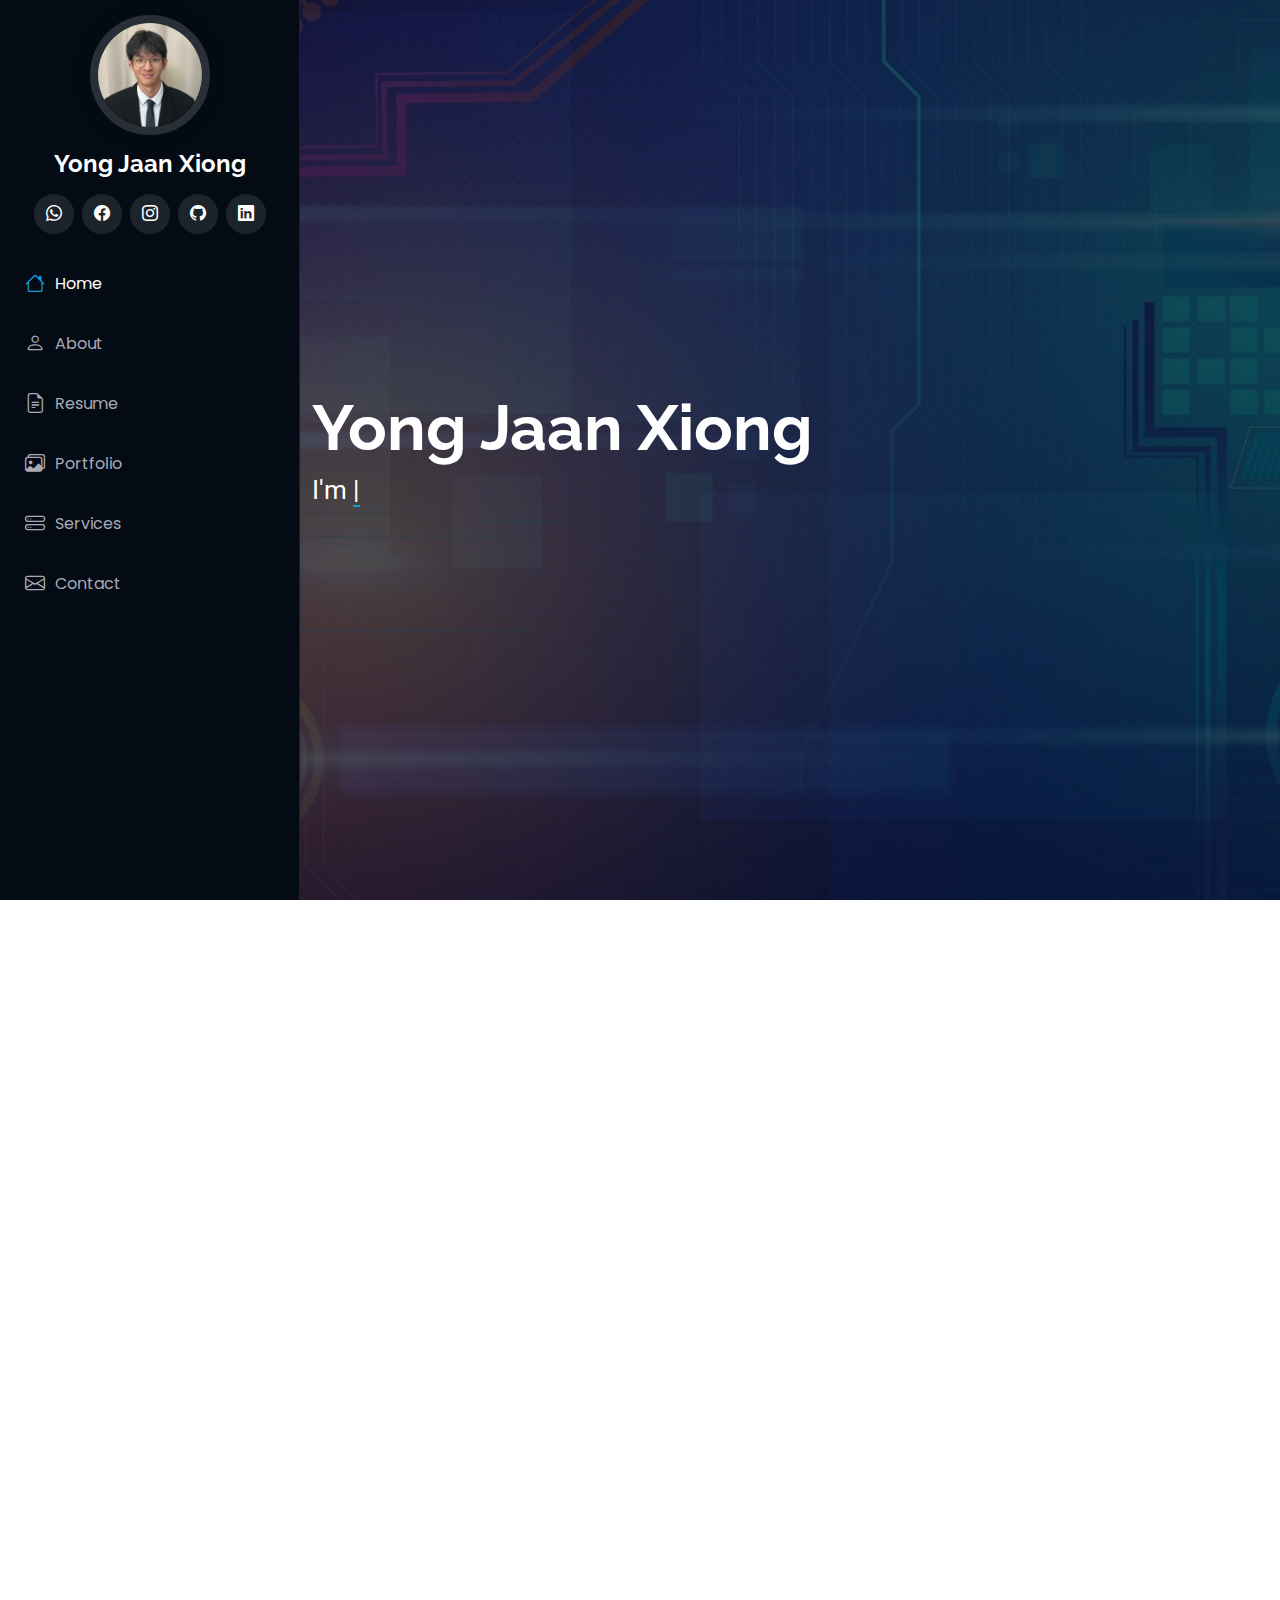
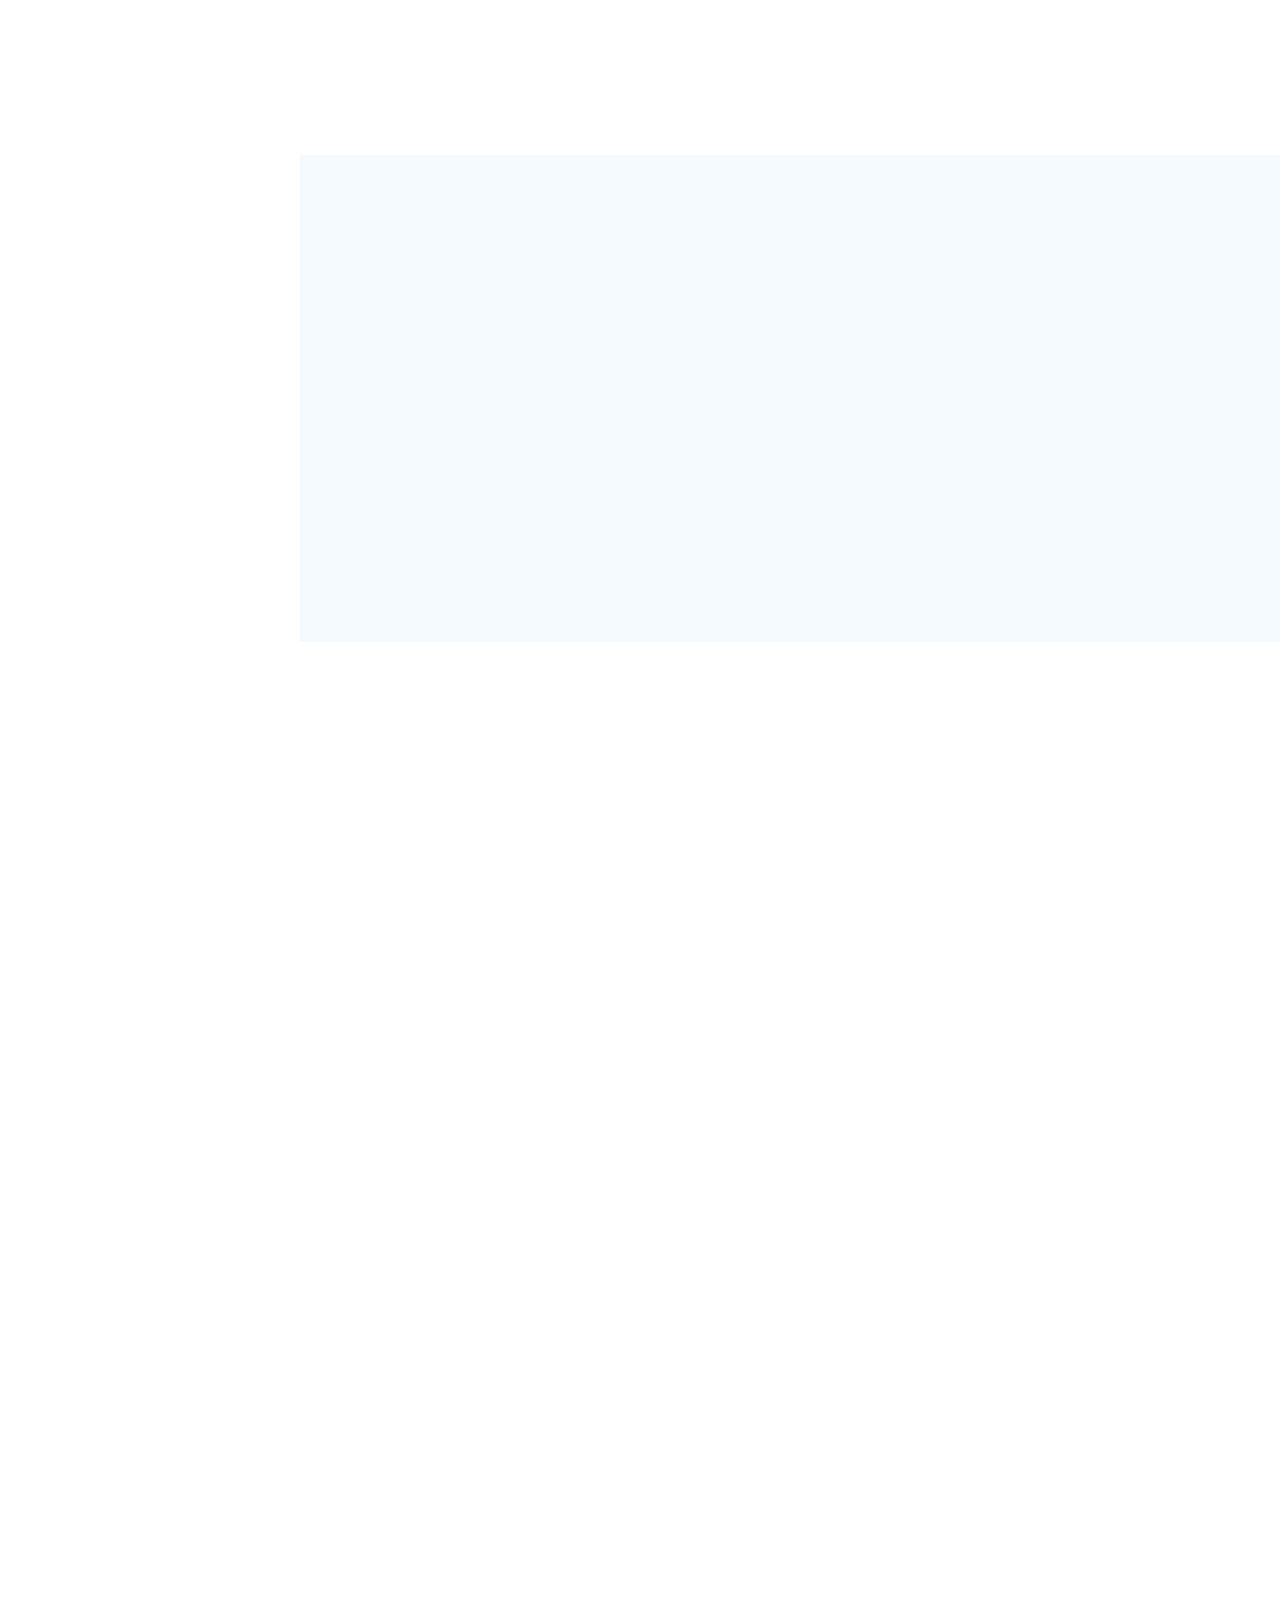
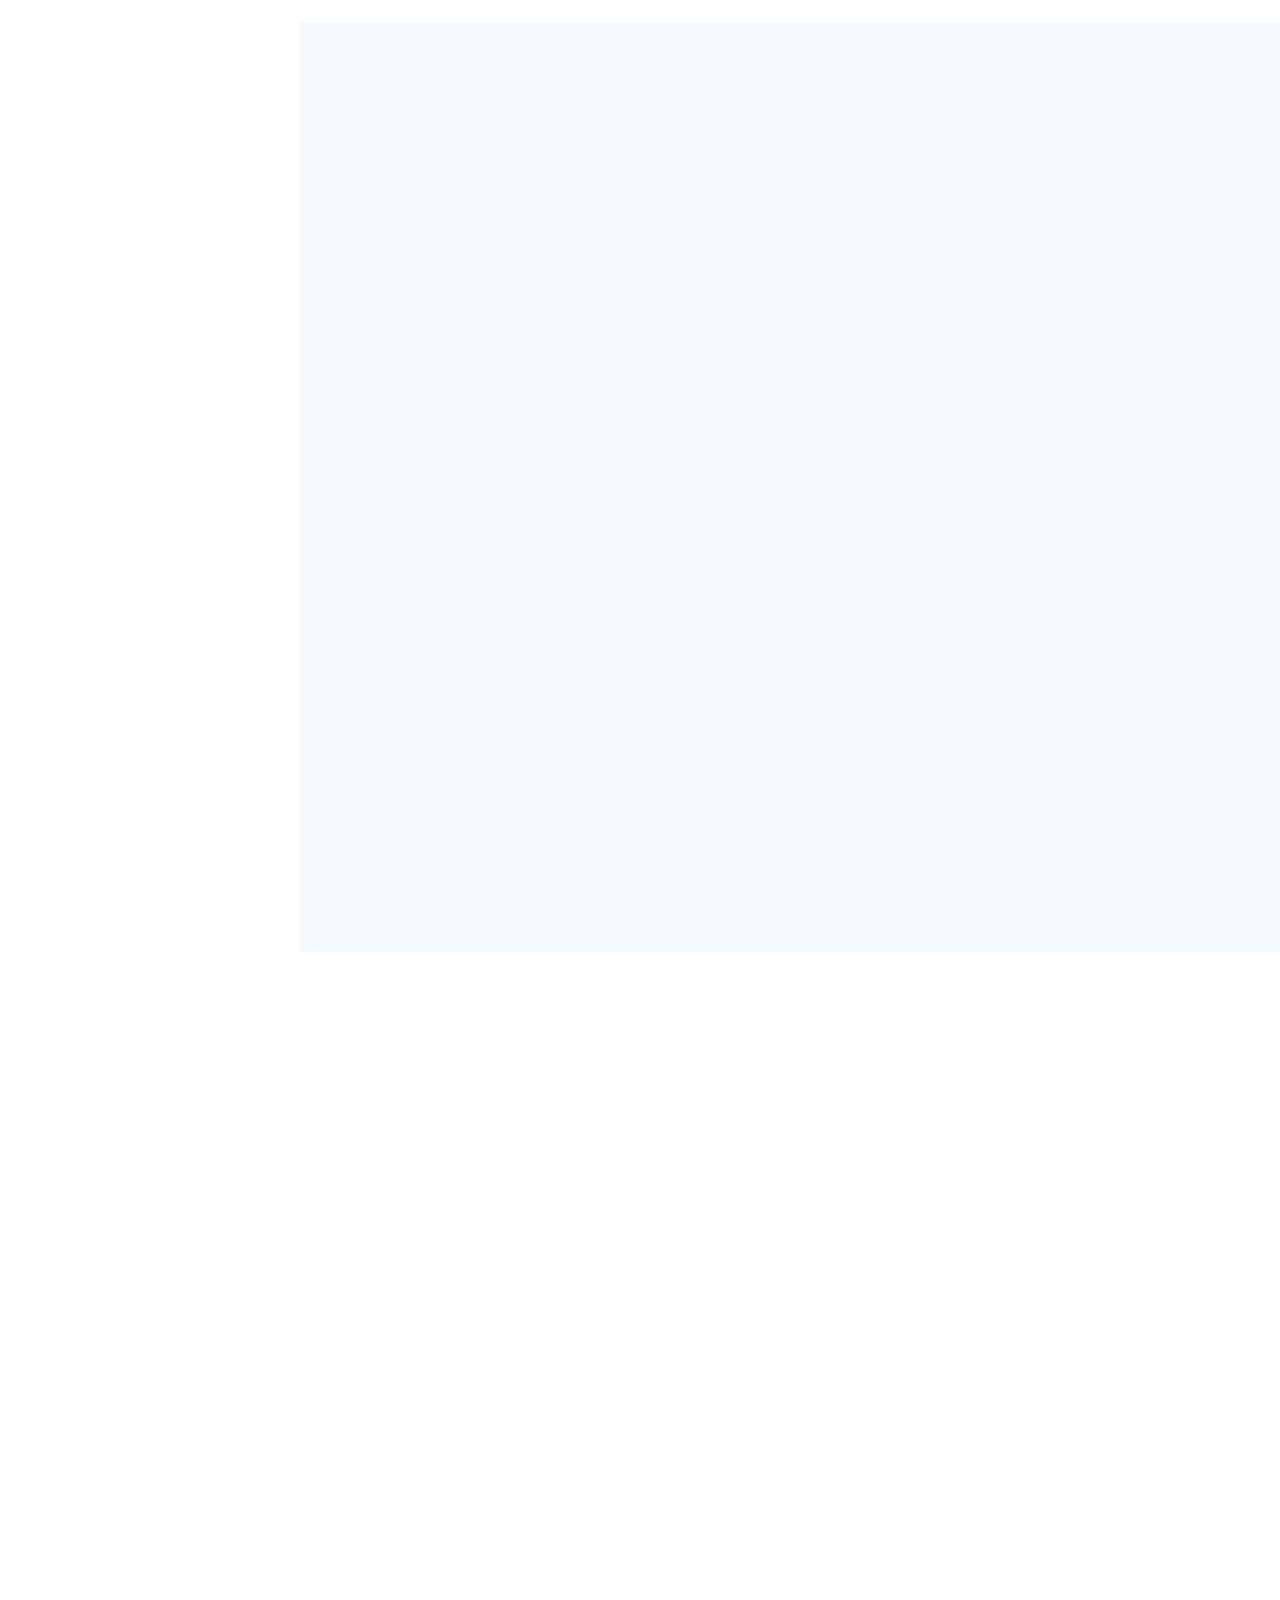
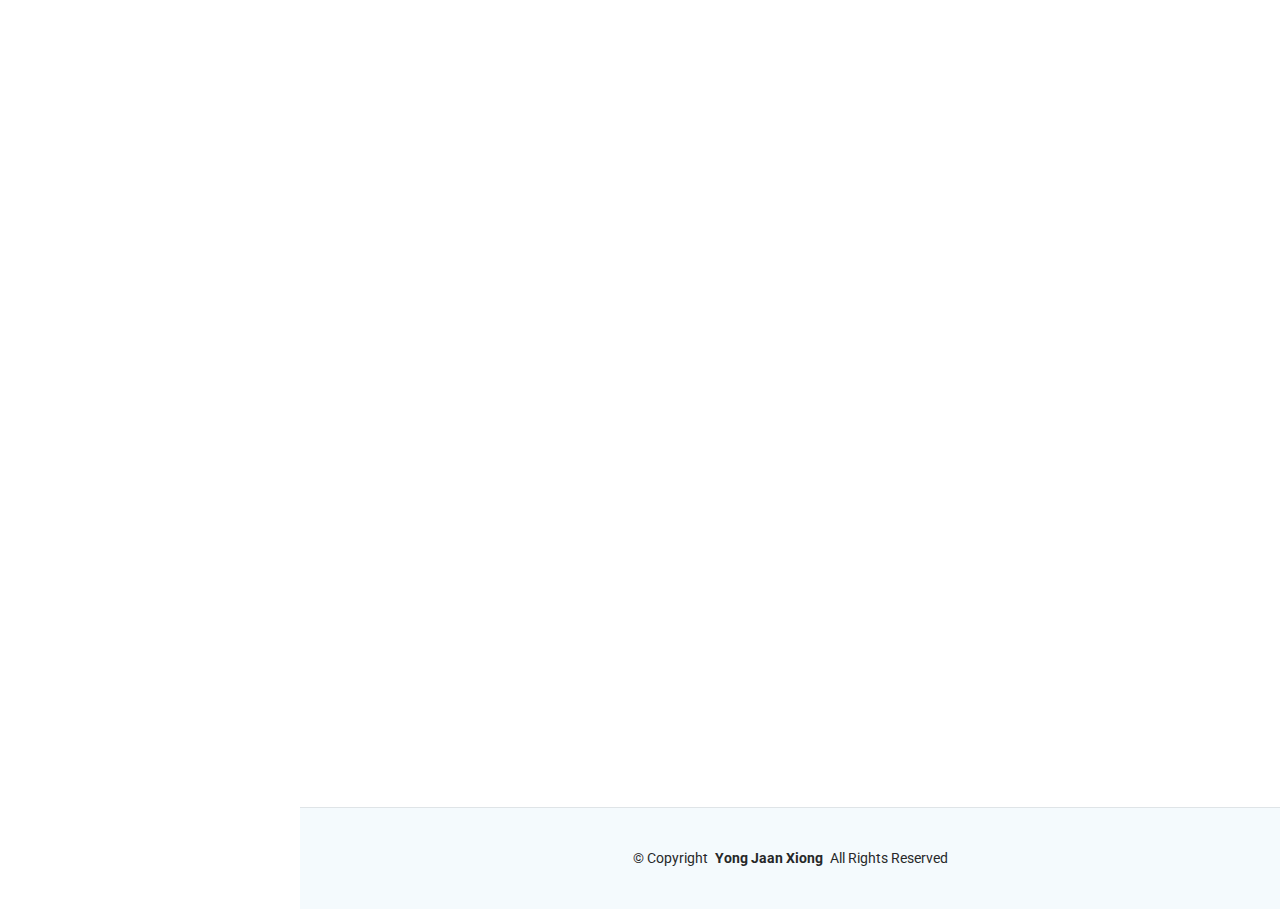
<file: index.html>
<!DOCTYPE html>
<html lang="en">

<head>
  <meta charset="utf-8">
  <meta content="width=device-width, initial-scale=1.0" name="viewport">
  <title>Yong Jaan Xiong | Full-Stack Developer | Game Developer | Portfolio</title>
  <meta content="Experienced full-stack developer specializing in web development, game development with Unreal Engine 5, and database management. Portfolio showcasing innovative projects in web applications, game design, and community management." name="description">
  <meta content="full-stack developer, web development, game development, Unreal Engine 5, PHP, JavaScript, HTML5, CSS3, MySQL, database management, UI/UX design, portfolio, Kuala Lumpur" name="keywords">
  <meta name="robots" content="index, follow">
  
  <meta name="author" content="Yong Jaan Xiong">
  <meta name="geo.placename" content="Kuala Lumpur">

  <meta property="og:title" content="Yong Jaan Xiong - Full-Stack & Game Developer Portfolio">
  <meta property="og:description" content="Professional portfolio of a full-stack developer specializing in web development, Unreal Engine 5 game development, and database management solutions.">
  <meta property="og:type" content="website">
  <meta property="og:url" content="https://eddieyong.github.io/portfolio/">
  
  <meta name="technical-skills" content="HTML5, CSS3, JavaScript, PHP, MySQL, Unreal Engine 5, Bootstrap, Git, RESTful APIs">
  <meta name="services" content="Web Development, Game Development, Database Management, UI/UX Design, System Integration, Community Management">
  <meta name="industries" content="Software Development, Game Design, Web Applications, Digital Solutions">

  <!-- Google tag (gtag.js) -->
  <script async src="https://www.googletagmanager.com/gtag/js?id=G-T2BCH9P2MC"></script>
  <script>
    window.dataLayer = window.dataLayer || [];
    function gtag(){dataLayer.push(arguments);}
    gtag('js', new Date());

    gtag('config', 'G-T2BCH9P2MC');
  </script>

  <!-- Favicons -->
  <link href="assets/img/favicon.png" rel="icon">
  <link href="assets/img/apple-touch-icon.png" rel="apple-touch-icon">

  <!-- Fonts -->
  <link href="https://fonts.googleapis.com" rel="preconnect">
  <link href="https://fonts.gstatic.com" rel="preconnect" crossorigin>
  <link href="https://fonts.googleapis.com/css2?family=Roboto:ital,wght@0,100;0,300;0,400;0,500;0,700;0,900;1,100;1,300;1,400;1,500;1,700;1,900&family=Poppins:ital,wght@0,100;0,200;0,300;0,400;0,500;0,600;0,700;0,800;0,900;1,100;1,200;1,300;1,400;1,500;1,600;1,700;1,800;1,900&family=Raleway:ital,wght@0,100;0,200;0,300;0,400;0,500;0,600;0,700;0,800;0,900;1,100;1,200;1,300;1,400;1,500;1,600;1,700;1,800;1,900&display=swap" rel="stylesheet">

  <!-- Vendor CSS Files -->
  <link href="assets/vendor/bootstrap/css/bootstrap.min.css" rel="stylesheet">
  <link href="assets/vendor/bootstrap-icons/bootstrap-icons.css" rel="stylesheet">
  <link href="assets/vendor/aos/aos.css" rel="stylesheet">
  <link href="assets/vendor/glightbox/css/glightbox.min.css" rel="stylesheet">
  <link href="assets/vendor/swiper/swiper-bundle.min.css" rel="stylesheet">

  <!-- Main CSS File -->
  <link href="assets/css/main.css" rel="stylesheet">

  <!-- Custom Styles -->
  <style>
    .portfolio-content {
      height: 100%;
      position: relative;
      overflow: hidden;
    }
    
    .portfolio-content .img-container {
      width: 100%;
      height: 300px; /* Fixed height for all portfolio images */
      overflow: hidden;
      position: relative;
    }
    
    .portfolio-content .img-container img {
      width: 100%;
      height: 100%;
      object-fit: cover; /* This will maintain aspect ratio while covering the container */
    }

    /* Enhanced profile image roundness */
    .profile-img img {
      border-radius: 50%;
      border: 8px solid rgba(255, 255, 255, 0.2);
      box-shadow: 0 0 20px rgba(0, 0, 0, 0.15);
      width: 120px;
      height: 120px;
      object-fit: cover;
      margin: 15px auto;
      transition: all 0.3s ease;
    }

    .profile-img img:hover {
      transform: scale(1.05);
      border-color: rgba(255, 255, 255, 0.4);
      box-shadow: 0 0 25px rgba(0, 0, 0, 0.2);
    }

    /* Social links enhancement */
    .social-links a {
      transition: all 0.3s ease;
    }

    .social-links a:hover {
      transform: translateY(-3px);
    }
  </style>

</head>

<body class="index-page">

  <!-- SEO Enhancement Section - Visually Hidden -->
  <div style="display: none;" aria-hidden="true">
    <h1>Welcome to Yong Jaan Xiong's Development Portfolio</h1>
    <h2>Featured Services</h2>
    <h2>Expert Full-Stack Development</h2>
    <h2>Professional Game Development with UE5</h2>
    <h2>Database Management Solutions</h2>
    <h2>UI/UX Design Services</h2>
    <h2>Community Management Expert</h2>
    <p>Top-rated developer in Kuala Lumpur specializing in web applications, game development, and digital solutions. Offering professional services in full-stack development, Unreal Engine 5 game creation, database management, and UI/UX design.</p>
  </div>

  <header id="header" class="header dark-background d-flex flex-column">
    <i class="header-toggle d-xl-none bi bi-list"></i>

    <div class="profile-img">
      <img src="assets/img/eddie.jpg" alt="" class="img-fluid rounded-circle">
    </div>

    <a href="index.html" class="logo d-flex align-items-center justify-content-center">
      <h1>Yong Jaan Xiong</h1>
    </a>

    <div class="social-links text-center">
      <a href="https://wa.me/601116628303" target="_blank" class="whatsapp"><i class="bi bi-whatsapp"></i></a>
      <a href="#" class="facebook"><i class="bi bi-facebook"></i></a>
      <a href="#" class="instagram"><i class="bi bi-instagram"></i></a>
      <a href="https://github.com/eddieyong" target="_blank" class="github"><i class="bi bi-github"></i></a>
      <a href="https://www.linkedin.com/in/yong-jaan-xiong-1065a7242/" target="_blank" class="linkedin"><i class="bi bi-linkedin"></i></a>
    </div>

    <nav id="navmenu" class="navmenu">
      <ul>
        <li><a href="#hero" class="active"><i class="bi bi-house navicon"></i>Home</a></li>
        <li><a href="#about"><i class="bi bi-person navicon"></i> About</a></li>
        <li><a href="#resume"><i class="bi bi-file-earmark-text navicon"></i> Resume</a></li>
        <li><a href="#portfolio"><i class="bi bi-images navicon"></i> Portfolio</a></li>
        <li><a href="#services"><i class="bi bi-hdd-stack navicon"></i> Services</a></li>
        <li><a href="#contact"><i class="bi bi-envelope navicon"></i> Contact</a></li>
      </ul>
    </nav>

  </header>

  <main class="main">

    <!-- Hero Section -->
    <section id="hero" class="hero section dark-background">

      <img src="assets/img/tech.jpg" alt="" data-aos="fade-in" class="">

      <div class="container" data-aos="fade-up" data-aos-delay="100">
        <h2>Yong Jaan Xiong
        </h2>
        <p>I'm <span class="typed" data-typed-items="Developer, Freelancer, Programmer">Programmer</span><span class="typed-cursor typed-cursor--blink" aria-hidden="true"></span><span class="typed-cursor typed-cursor--blink" aria-hidden="true"></span></p>
      </div>

    </section><!-- /Hero Section -->

    <!-- About Section -->
    <section id="about" class="about section">

      <!-- Section Title -->
      <div class="container section-title" data-aos="fade-up">
        <h2>About</h2>
        <p>Passionate software developer with expertise in both frontend and backend development. Committed to creating efficient, scalable, and user-friendly applications while staying current with the latest technologies and industry best practices.</p>
      </div><!-- End Section Title -->

      <div class="container" data-aos="fade-up" data-aos-delay="100">

        <div class="row gy-4 justify-content-center">
          <div class="col-lg-4">
            <img src="assets/img/eddie.jpg" class="img-fluid" alt="">
          </div>
          <div class="col-lg-8 content">
            <h2>Frontend &amp; Backend Developer</h2>
            <p class="fst-italic py-3">
              Dedicated full-stack developer with a strong foundation in web technologies and a keen eye for creating seamless user experiences. Specialized in building responsive web applications and RESTful APIs.
            </p>
            <div class="row">
              <div class="col-lg-6">
                <ul>
                  <li><i class="bi bi-chevron-right"></i> <strong>Nickname:</strong> <span>Eddie</span></li>
                  <li><i class="bi bi-chevron-right"></i> <strong>Website:</strong> <span>https://eddieyong.github.io/portfolio/</span></li>
                  <li><i class="bi bi-chevron-right"></i> <strong>Phone:</strong> <span>+6011 1662 8303</span></li>
                  <li><i class="bi bi-chevron-right"></i> <strong>City:</strong> <span>Kuala Lumpur</span></li>
                </ul>
              </div>
              <div class="col-lg-6">
                <ul>
                  <li><i class="bi bi-chevron-right"></i> <strong>Age:</strong> <span>22</span></li>
                  <li><i class="bi bi-chevron-right"></i> <strong>Education:</strong> <span>Bachelor of Science (Hons) Multimedia Computing</span></li>
                  <li><i class="bi bi-chevron-right"></i> <strong>Email:</strong> <span>eddie.yong07@hotmail.com</span></li>
                  <li><i class="bi bi-chevron-right"></i> <strong>Freelance:</strong> <span>Available</span></li>
                </ul>
              </div>
            </div>
            <p class="py-3">
              As a software developer, I specialize in creating modern web applications using technologies like HTML5, CSS3, JavaScript, and PHP. I have experience in developing both client-side and server-side applications, with a strong focus on writing clean, maintainable code and implementing responsive design principles. My goal is to build innovative solutions that solve real-world problems while ensuring optimal performance and user experience.
            </p>
          </div>
        </div>

      </div>

    </section><!-- /About Section -->

    <!-- Skills Section -->
    <section id="skills" class="skills section light-background">

      <!-- Section Title -->
      <div class="container section-title" data-aos="fade-up">
        <h2>Skills</h2>
        <p>Technical proficiencies developed through hands-on experience in web development, software engineering, and database management. Continuously expanding knowledge in emerging technologies and development methodologies.</p>
      </div><!-- End Section Title -->

      <div class="container" data-aos="fade-up" data-aos-delay="100">

        <div class="row skills-content skills-animation">

          <div class="col-lg-6">

            <div class="progress">
              <span class="skill"><span>HTML</span> <i class="val">90%</i></span>
              <div class="progress-bar-wrap">
                <div class="progress-bar" role="progressbar" aria-valuenow="90" aria-valuemin="0" aria-valuemax="100"></div>
              </div>
            </div><!-- End Skills Item -->

            <div class="progress">
              <span class="skill"><span>CSS</span> <i class="val">80%</i></span>
              <div class="progress-bar-wrap">
                <div class="progress-bar" role="progressbar" aria-valuenow="80" aria-valuemin="0" aria-valuemax="100"></div>
              </div>
            </div><!-- End Skills Item -->

            <div class="progress">
              <span class="skill"><span>JavaScript</span> <i class="val">80%</i></span>
              <div class="progress-bar-wrap">
                <div class="progress-bar" role="progressbar" aria-valuenow="80" aria-valuemin="0" aria-valuemax="100"></div>
              </div>
            </div><!-- End Skills Item -->

          </div>

          <div class="col-lg-6">

            <div class="progress">
              <span class="skill"><span>PHP</span> <i class="val">80%</i></span>
              <div class="progress-bar-wrap">
                <div class="progress-bar" role="progressbar" aria-valuenow="80" aria-valuemin="0" aria-valuemax="100"></div>
              </div>
            </div><!-- End Skills Item -->

            <div class="progress">
              <span class="skill"><span>Database</span> <i class="val">60%</i></span>
              <div class="progress-bar-wrap">
                <div class="progress-bar" role="progressbar" aria-valuenow="60" aria-valuemin="0" aria-valuemax="100"></div>
              </div>
            </div><!-- End Skills Item -->

            <div class="progress">
              <span class="skill"><span>Adobe Skill</span> <i class="val">55%</i></span>
              <div class="progress-bar-wrap">
                <div class="progress-bar" role="progressbar" aria-valuenow="55" aria-valuemin="0" aria-valuemax="100"></div>
              </div>
            </div><!-- End Skills Item -->

          </div>

        </div>

      </div>

    </section><!-- /Skills Section -->

    <!-- Resume Section -->
    <section id="resume" class="resume section">

      <!-- Section Title -->
      <div class="container section-title" data-aos="fade-up">
        <h2>Resume</h2>
        <p>A comprehensive overview of my professional journey in software development, showcasing my educational background, technical expertise, and hands-on experience in developing web applications and software solutions. My career path reflects a consistent growth in both technical skills and project management capabilities.</p>
      </div><!-- End Section Title -->

      <div class="container">

        <div class="row">

          <div class="col-lg-6" data-aos="fade-up" data-aos-delay="100">
            <h3 class="resume-title">Achievements</h3>

            <div class="resume-item pb-0">
              <h4>Invited Fusionex to YPC International College</h4>
              <p><em>Effectively organized and executed, with a turnout of over 100 students that actively engaged to the talk</em></p>
              <ul>
              
              </ul>
<br>
              <h4>Completed a Horror Game within a month using UE5</h4>
              <p><em>The Horror Game is done by using Unreal Engine 5 by using blueprints, assets and maps. Also with AI Chasing Mechanics.</em></p>
              <ul>
              
              </ul>

              

              
            </div><!-- Edn Resume Item -->

            
            <h3 class="resume-title">Education</h3>
            <div class="resume-item">
              <h4>Bachelor of Science (Hons) Multimedia Computing</h4>
              <h5>2021 - Current</h5>
              <p>Degree Students on Final Year Project Developing over few websites to making games</p>
            </div><!-- Edn Resume Item -->

            <div class="resume-item">
              <h4>Malaysian Certificate of Education (SPM)</h4>
              <h5>2016 - 2020</h5>
              <p>Sekolah Menengah Kebangsaan Taman Connaught</p>
            </div><!-- Edn Resume Item -->

          </div>

          <div class="col-lg-6" data-aos="fade-up" data-aos-delay="200">
            <h3 class="resume-title">Professional Experience</h3>
            <div class="resume-item">
              <h4>Discord Server Manager</h4>
              <h5>2022 - 2023</h5>
              <ul>
                <li>Executed outstanding abilities on attention to detail in solving member's issues while supervising the other part of the server</li>
                <li>Assisted members on crypto wallet issues and provided accurate instruction </li>
                <li>Organized each channel to look clean and informative</li>
              </ul>
            </div><!-- Edn Resume Item -->

            <div class="resume-item">
              <h4>Crypto Moderator</h4>
              <h5>2023 - 2024</h5>
              <ul>
                <li>Moderated several larga Discord communities, ensuring a positive and engaging environment while providing clear and informative responses to project-related inquiries.</li>
                <li>Supported members in navigating and utilizing Web3 wallets, such as MetaMask, for various project activities.</li>
                <li>Managed member support ticket daily, addressing complaints, troubleshooting issues, and resolving blockchain-related queries efficiently.</li>
              </ul>
            </div><!-- Edn Resume Item -->

          </div>

        </div>

      </div>

    </section><!-- /Resume Section -->

    <!-- Portfolio Section -->
    <section id="portfolio" class="portfolio section light-background">

      <!-- Section Title -->
      <div class="container section-title" data-aos="fade-up">
        <h2>Portfolio</h2>
        <p>Showcase of my recent projects and development work, demonstrating my technical capabilities and creative solutions in software development.</p>
      </div><!-- End Section Title -->

      <div class="container">
        <div class="row gy-4 isotope-container" data-aos="fade-up" data-aos-delay="200">

          <div class="col-lg-4 col-md-6 portfolio-item">
            <div class="portfolio-content h-100">
              <div class="img-container">
                <img src="assets/img/portfolio/ard1.jpg" class="img-fluid" alt="">
              </div>
              <div class="portfolio-info">
                <h4>Arduino Project</h4>
                <p>Collaborated in a team to develop a system that integrates an 
                  Arduino UNO board for real-time data collection and storage.
                  </p>
                <a href="assets/img/portfolio/ard1.jpg" title="Arduino Project" data-gallery="portfolio-gallery" class="glightbox preview-link"><i class="bi bi-zoom-in"></i></a>
                <a href="portfolio-details.html" title="More Details" class="details-link"><i class="bi bi-link-45deg"></i></a>
              </div>
            </div>
          </div><!-- End Portfolio Item -->

          <div class="col-lg-4 col-md-6 portfolio-item">
            <div class="portfolio-content h-100">
              <div class="img-container">
                <img src="assets/img/portfolio/nexus1.png" class="img-fluid" alt="">
              </div>
              <div class="portfolio-info">
                <h4>Advanced Interactive Multimedia</h4>
                <p>Designed and developed a dynamic website utilizing HTML, CSS, and JavaScript, integrating animations created with 
                  Adobe Illustrator and Adobe Animator.
                  </p>
                <a href="assets/img/portfolio/nexus1.png" title="JoyNexus Project" data-gallery="portfolio-gallery" class="glightbox preview-link"><i class="bi bi-zoom-in"></i></a>
                <a href="joynexus-details.html" title="More Details" class="details-link"><i class="bi bi-link-45deg"></i></a>
              </div>
            </div>
          </div><!-- End Portfolio Item -->

          <div class="col-lg-4 col-md-6 portfolio-item">
            <div class="portfolio-content h-100">
              <div class="img-container">
                <img src="assets/img/portfolio/maiden.png" class="img-fluid" alt="">
              </div>
              <div class="portfolio-info">
                <h4>Mixed Reality: The Silent Town</h4>
                <p>Developed an interactive horror game using Unreal Engine 5, using Blueprints for programming and custom-built map designs.</p>
                <a href="assets/img/portfolio/maiden.png" title="The Silent Town" data-gallery="portfolio-gallery" class="glightbox preview-link"><i class="bi bi-zoom-in"></i></a>
                <a href="silenttown-details.html" title="More Details" class="details-link"><i class="bi bi-link-45deg"></i></a>
              </div>
            </div>
          </div><!-- End Portfolio Item -->

          <div class="col-lg-4 col-md-6 portfolio-item">
            <div class="portfolio-content h-100">
              <div class="img-container">
                <img src="assets/img/portfolio/silo1.png" class="img-fluid" alt="">
              </div>
              <div class="portfolio-info">
                <h4>Logistic Inventory System</h4>
                <p>Developed a fully functional Logistic Inventory System using HTML, CSS, JavaScript, and PHP, incorporating a robust 
                  role-based access system with five distinct user roles.</p>
                <a href="assets/img/portfolio/silo1.png" title="Logistic Inventory System" data-gallery="portfolio-gallery" class="glightbox preview-link"><i class="bi bi-zoom-in"></i></a>
                <a href="silo-details.html" title="More Details" class="details-link"><i class="bi bi-link-45deg"></i></a>
              </div>
            </div>
          </div><!-- End Portfolio Item -->

          <div class="col-lg-4 col-md-6 portfolio-item">
            <div class="portfolio-content h-100">
              <div class="img-container">
                <img src="assets/img/portfolio/Screenshot 2025-02-10 171237.png" class="img-fluid" alt="">
              </div>
              <div class="portfolio-info">
                <h4>Crypto Moderator
                </h4>
                <p>Moderated several large Discord communities, ensuring a positive and engaging environment while providing clear and informative 
                </p>
                <a href="assets/img/portfolio/Screenshot 2025-02-10 171237.png" title="Crypto Moderator
                " data-gallery="portfolio-gallery" class="glightbox preview-link"><i class="bi bi-zoom-in"></i></a>
                <a href="crypto-details.html" title="More Details" class="details-link"><i class="bi bi-link-45deg"></i></a>
              </div>
            </div>
          </div><!-- End Portfolio Item -->

          <div class="col-lg-4 col-md-6 portfolio-item">
            <div class="portfolio-content h-100">
              <div class="img-container">
                <img src="assets/img/portfolio/fusionex1.jpg" class="img-fluid" alt="">
              </div>
              <div class="portfolio-info">
                <h4>Invited Fusionex to YPC International College for a talk
                </h4>
                <p>Effectively organized and executed, with a turnout of over 100 students that activelyengaged to the talk.
                </p>
                <a href="assets/img/portfolio/fusionex1.jpg" title="Invited Fusionex to YPC International College for a talk
                " data-gallery="portfolio-gallery" class="glightbox preview-link"><i class="bi bi-zoom-in"></i></a>
                <a href="fusionex-details.html" title="More Details" class="details-link"><i class="bi bi-link-45deg"></i></a>
              </div>
            </div>
          </div><!-- End Portfolio Item -->

        </div><!-- End Portfolio Container -->
      </div>

    </section><!-- /Portfolio Section -->

    <!-- Services Section -->
    <section id="services" class="services section">

      <!-- Section Title -->
      <div class="container section-title" data-aos="fade-up">
        <h2>Services</h2>
        <p>Offering comprehensive development solutions with expertise in web development, game development, and community management. Committed to delivering high-quality, innovative solutions tailored to meet client needs.</p>
      </div><!-- End Section Title -->

      <div class="container">

        <div class="row gy-4">

          <div class="col-lg-4 col-md-6 service-item d-flex" data-aos="fade-up" data-aos-delay="100">
            <div class="icon flex-shrink-0"><i class="bi bi-code-square"></i></div>
            <div>
              <h4 class="title">Web Development</h4>
              <p class="description">Full-stack web development using modern technologies including HTML5, CSS3, JavaScript, PHP, and MySQL. Specializing in responsive design and user-friendly interfaces.</p>
            </div>
          </div>
          <!-- End Service Item -->

          <div class="col-lg-4 col-md-6 service-item d-flex" data-aos="fade-up" data-aos-delay="200">
            <div class="icon flex-shrink-0"><i class="bi bi-controller"></i></div>
            <div>
              <h4 class="title">Game Development</h4>
              <p class="description">Creating immersive gaming experiences using Unreal Engine 5, with expertise in Blueprint programming, level design, and AI implementation.</p>
            </div>
          </div><!-- End Service Item -->

          <div class="col-lg-4 col-md-6 service-item d-flex" data-aos="fade-up" data-aos-delay="300">
            <div class="icon flex-shrink-0"><i class="bi bi-database"></i></div>
            <div>
              <h4 class="title">Database Management</h4>
              <p class="description">Design and implementation of efficient database systems, ensuring data integrity, security, and optimal performance for various applications.</p>
            </div>
          </div><!-- End Service Item -->

          <div class="col-lg-4 col-md-6 service-item d-flex" data-aos="fade-up" data-aos-delay="400">
            <div class="icon flex-shrink-0"><i class="bi bi-people"></i></div>
            <div>
              <h4 class="title">Community Management</h4>
              <p class="description">Expert community management for Discord servers and Web3 projects, focusing on user engagement, moderation, and technical support.</p>
            </div>
          </div><!-- End Service Item -->

          <div class="col-lg-4 col-md-6 service-item d-flex" data-aos="fade-up" data-aos-delay="500">
            <div class="icon flex-shrink-0"><i class="bi bi-window-desktop"></i></div>
            <div>
              <h4 class="title">UI/UX Design</h4>
              <p class="description">Creating intuitive and visually appealing user interfaces with focus on user experience, accessibility, and modern design principles.</p>
            </div>
          </div><!-- End Service Item -->

          <div class="col-lg-4 col-md-6 service-item d-flex" data-aos="fade-up" data-aos-delay="600">
            <div class="icon flex-shrink-0"><i class="bi bi-gear"></i></div>
            <div>
              <h4 class="title">System Integration</h4>
              <p class="description">Seamless integration of various systems and technologies, ensuring efficient communication and operation between different components.</p>
            </div>
          </div><!-- End Service Item -->

        </div>

      </div>

    </section><!-- /Services Section -->

    <!-- Contact Section -->
    <section id="contact" class="contact section">

      <!-- Section Title -->
      <div class="container section-title" data-aos="fade-up">
        <h2>Contact</h2>
        <p>Feel free to reach out for collaboration opportunities, project inquiries, or any questions about my services in web development, game development, or community management.</p>
      </div><!-- End Section Title -->

      <div class="container" data-aos="fade-up" data-aos-delay="100">

        <div class="row gy-4 justify-content-center">

          <div class="col-lg-8">

            <div class="info-wrap">
              <div class="info-item d-flex" data-aos="fade-up" data-aos-delay="200">
                <i class="bi bi-geo-alt flex-shrink-0"></i>
                <div>
                  <h3>Location</h3>
                  <p>Kuala Lumpur, Malaysia</p>
                </div>
              </div><!-- End Info Item -->

              <div class="info-item d-flex" data-aos="fade-up" data-aos-delay="300">
                <i class="bi bi-phone flex-shrink-0"></i>
                <div>
                  <h3>Contact Number</h3>
                  <p>+6011 1662 8303</p>
                </div>
              </div><!-- End Info Item -->

              <div class="info-item d-flex" data-aos="fade-up" data-aos-delay="400">
                <i class="bi bi-envelope flex-shrink-0"></i>
                <div>
                  <h3>Email</h3>
                  <p>eddie.yong07@hotmail.com</p>
                </div>
              </div><!-- End Info Item -->

              <div class="info-item d-flex" data-aos="fade-up" data-aos-delay="500">
                <i class="bi bi-briefcase flex-shrink-0"></i>
                <div>
                  <h3>Available For</h3>
                  <p>• Full-stack Development<br>
                     • Game Development<br>
                     • Community Management<br>
                     • Freelance Projects</p>
                </div>
              </div><!-- End Info Item -->

            </div>
          </div>

        </div>

      </div>

    </section><!-- /Contact Section -->

  </main>

  <footer id="footer" class="footer position-relative light-background">
    <div class="container">
      <div class="copyright text-center">
        <p>© <span>Copyright</span> <strong class="px-1">Yong Jaan Xiong</strong> <span>All Rights Reserved</span></p>
      </div>
    </div>
  </footer>

  <!-- Scroll Top -->
  <a href="#" id="scroll-top" class="scroll-top d-flex align-items-center justify-content-center"><i class="bi bi-arrow-up-short"></i></a>

  <!-- Preloader -->
  <div id="preloader"></div>

  <!-- Vendor JS Files -->
  <script src="assets/vendor/bootstrap/js/bootstrap.bundle.min.js"></script>
  <script src="assets/vendor/php-email-form/validate.js"></script>
  <script src="assets/vendor/aos/aos.js"></script>
  <script src="assets/vendor/typed.js/typed.umd.js"></script>
  <script src="assets/vendor/purecounter/purecounter_vanilla.js"></script>
  <script src="assets/vendor/waypoints/noframework.waypoints.js"></script>
  <script src="assets/vendor/glightbox/js/glightbox.min.js"></script>
  <script src="assets/vendor/imagesloaded/imagesloaded.pkgd.min.js"></script>
  <script src="assets/vendor/isotope-layout/isotope.pkgd.min.js"></script>
  <script src="assets/vendor/swiper/swiper-bundle.min.js"></script>

  <!-- Main JS File -->
  <script src="assets/js/main.js"></script>

</body>

</html>
</file>
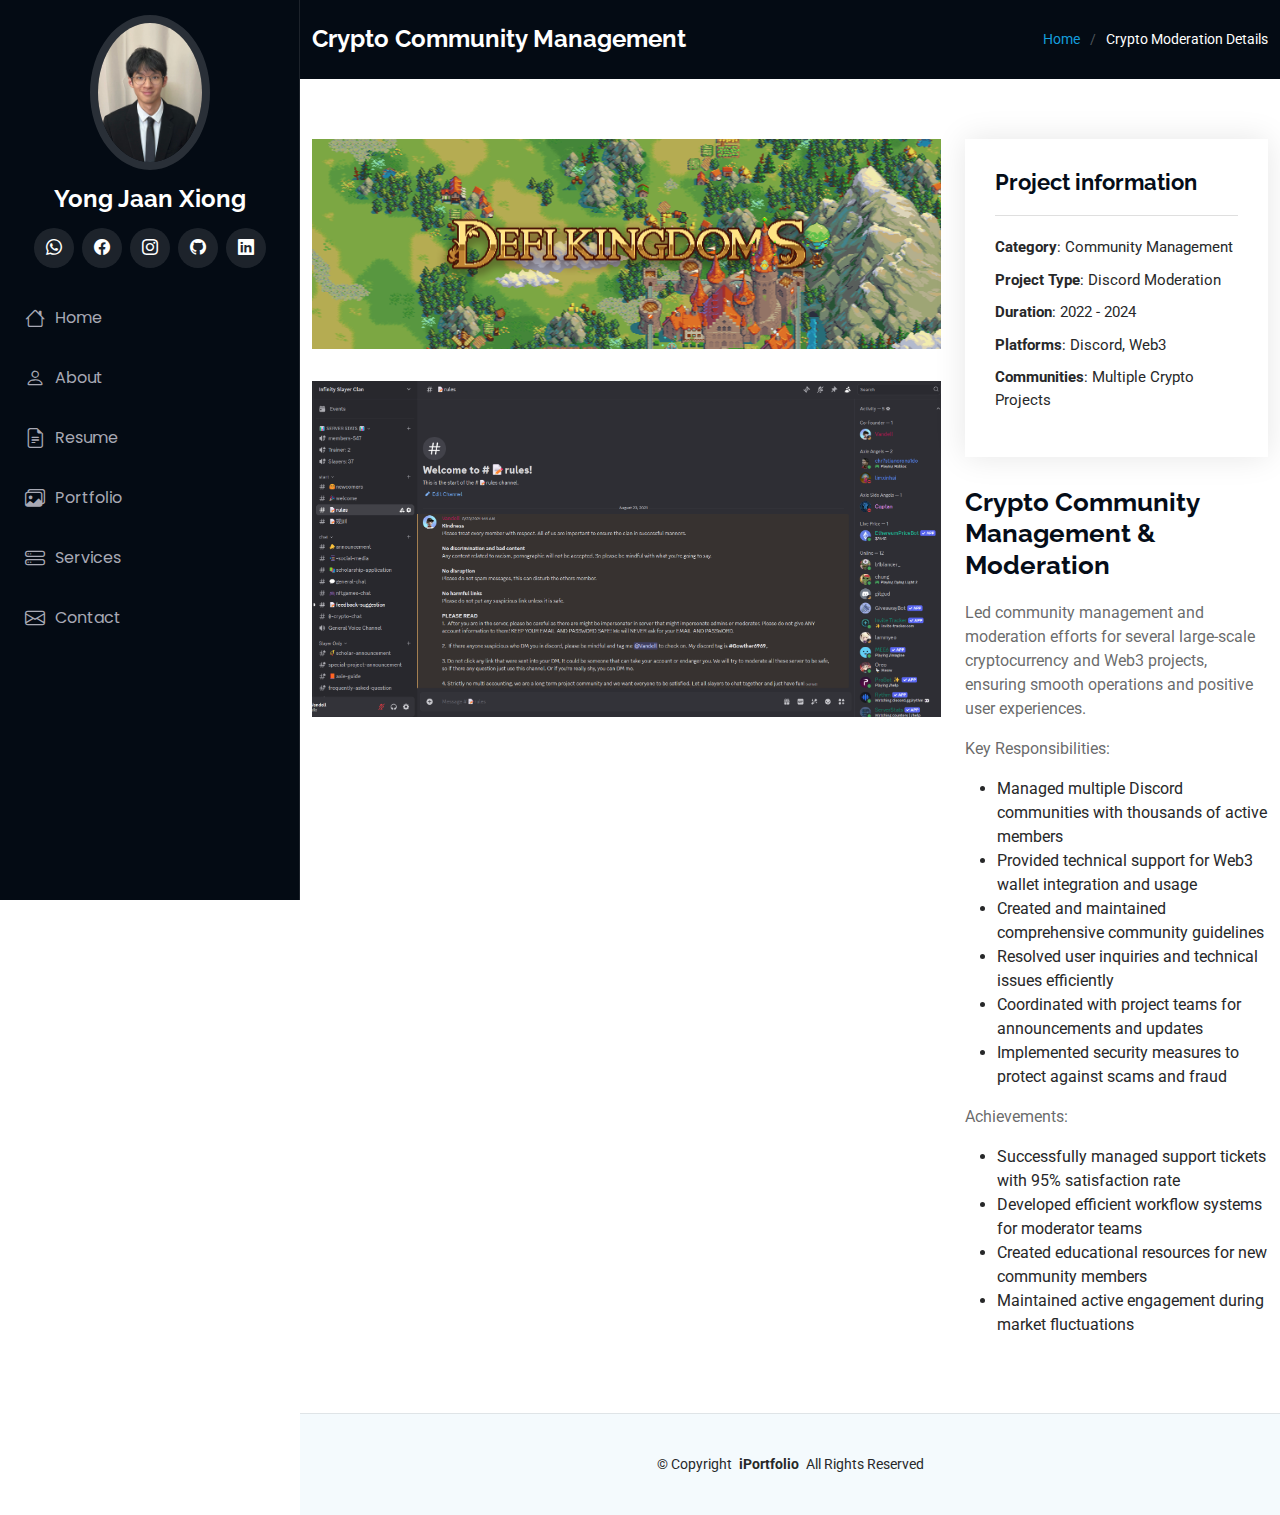
<file: crypto-details.html>
<!DOCTYPE html>
<html lang="en">

<head>
  <meta charset="utf-8">
  <meta content="width=device-width, initial-scale=1.0" name="viewport">
  <title>Crypto Moderation - Project Details</title>
  <meta content="" name="description">
  <meta content="" name="keywords">

  <!-- Google tag (gtag.js) -->
  <script async src="https://www.googletagmanager.com/gtag/js?id=G-T2BCH9P2MC"></script>
  <script>
    window.dataLayer = window.dataLayer || [];
    function gtag(){dataLayer.push(arguments);}
    gtag('js', new Date());

    gtag('config', 'G-T2BCH9P2MC');
  </script>

  <!-- Favicons -->
  <link href="assets/img/favicon.png" rel="icon">
  <link href="assets/img/apple-touch-icon.png" rel="apple-touch-icon">

  <!-- Fonts -->
  <link href="https://fonts.googleapis.com" rel="preconnect">
  <link href="https://fonts.gstatic.com" rel="preconnect" crossorigin>
  <link href="https://fonts.googleapis.com/css2?family=Roboto:ital,wght@0,100;0,300;0,400;0,500;0,700;0,900;1,100;1,300;1,400;1,500;1,700;1,900&family=Poppins:ital,wght@0,100;0,200;0,300;0,400;0,500;0,600;0,700;0,800;0,900;1,100;1,200;1,300;1,400;1,500;1,600;1,700;1,800;1,900&family=Raleway:ital,wght@0,100;0,200;0,300;0,400;0,500;0,600;0,700;0,800;0,900;1,100;1,200;1,300;1,400;1,500;1,600;1,700;1,800;1,900&display=swap" rel="stylesheet">

  <!-- Vendor CSS Files -->
  <link href="assets/vendor/bootstrap/css/bootstrap.min.css" rel="stylesheet">
  <link href="assets/vendor/bootstrap-icons/bootstrap-icons.css" rel="stylesheet">
  <link href="assets/vendor/aos/aos.css" rel="stylesheet">
  <link href="assets/vendor/glightbox/css/glightbox.min.css" rel="stylesheet">
  <link href="assets/vendor/swiper/swiper-bundle.min.css" rel="stylesheet">

  <!-- Main CSS File -->
  <link href="assets/css/main.css" rel="stylesheet">
</head>

<body class="portfolio-details-page">

  <header id="header" class="header dark-background d-flex flex-column">
    <i class="header-toggle d-xl-none bi bi-list"></i>

    <div class="profile-img">
      <img src="assets/img/eddie.jpg" alt="Yong Jaan Xiong" class="img-fluid rounded-circle">
    </div>

    <a href="index.html" class="logo d-flex align-items-center justify-content-center">
      <h1 class="sitename">Yong Jaan Xiong</h1>
    </a>

    <div class="social-links text-center">
      <a href="#" class="whatsapp"><i class="bi bi-whatsapp"></i></a>
      <a href="#" class="facebook"><i class="bi bi-facebook"></i></a>
      <a href="#" class="instagram"><i class="bi bi-instagram"></i></a>
      <a href="#" class="github"><i class="bi bi-github"></i></a>
      <a href="#" class="linkedin"><i class="bi bi-linkedin"></i></a>
    </div>

    <nav id="navmenu" class="navmenu">
      <ul>
        <li><a href="index.html#hero"><i class="bi bi-house navicon"></i>Home</a></li>
        <li><a href="index.html#about"><i class="bi bi-person navicon"></i> About</a></li>
        <li><a href="index.html#resume"><i class="bi bi-file-earmark-text navicon"></i> Resume</a></li>
        <li><a href="index.html#portfolio"><i class="bi bi-images navicon"></i> Portfolio</a></li>
        <li><a href="index.html#services"><i class="bi bi-hdd-stack navicon"></i> Services</a></li>
        <li><a href="index.html#contact"><i class="bi bi-envelope navicon"></i> Contact</a></li>
      </ul>
    </nav>
  </header>

  <main class="main">

    <!-- Page Title -->
    <div class="page-title dark-background">
      <div class="container d-lg-flex justify-content-between align-items-center">
        <h1 class="mb-2 mb-lg-0">Crypto Community Management</h1>
        <nav class="breadcrumbs">
          <ol>
            <li><a href="index.html">Home</a></li>
            <li class="current">Crypto Moderation Details</li>
          </ol>
        </nav>
      </div>
    </div>

    <!-- Portfolio Details Section -->
    <section id="portfolio-details" class="portfolio-details section">
      <div class="container" data-aos="fade-up" data-aos-delay="100">
        <div class="row gy-4">
          <div class="col-lg-8">
            <div class="portfolio-details-images">
              <div class="row g-3">
                <div class="col-12 mb-3">
                  <img src="assets/img/portfolio/Defi-Kingdoms-Top.png" alt="Defi Kingdoms Community" class="img-fluid w-100" style="object-fit: cover;">
                </div>
                <div class="col-12">
                  <img src="assets/img/portfolio/Screenshot 2025-02-10 171237.png" alt="Discord Community Management" class="img-fluid w-100" style="object-fit: cover;">
                </div>
              </div>
            </div>
          </div>

          <div class="col-lg-4">
            <div class="portfolio-info" data-aos="fade-up" data-aos-delay="200">
              <h3>Project information</h3>
              <ul>
                <li><strong>Category</strong>: Community Management</li>
                <li><strong>Project Type</strong>: Discord Moderation</li>
                <li><strong>Duration</strong>: 2022 - 2024</li>
                <li><strong>Platforms</strong>: Discord, Web3</li>
                <li><strong>Communities</strong>: Multiple Crypto Projects</li>
              </ul>
            </div>
            <div class="portfolio-description" data-aos="fade-up" data-aos-delay="300">
              <h2>Crypto Community Management & Moderation</h2>
              <p>
                Led community management and moderation efforts for several large-scale cryptocurrency and Web3 projects, ensuring smooth operations and positive user experiences.
              </p>
              <p>
                Key Responsibilities:
              </p>
              <ul>
                <li>Managed multiple Discord communities with thousands of active members</li>
                <li>Provided technical support for Web3 wallet integration and usage</li>
                <li>Created and maintained comprehensive community guidelines</li>
                <li>Resolved user inquiries and technical issues efficiently</li>
                <li>Coordinated with project teams for announcements and updates</li>
                <li>Implemented security measures to protect against scams and fraud</li>
              </ul>
              <p>
                Achievements:
              </p>
              <ul>
                <li>Successfully managed support tickets with 95% satisfaction rate</li>
                <li>Developed efficient workflow systems for moderator teams</li>
                <li>Created educational resources for new community members</li>
                <li>Maintained active engagement during market fluctuations</li>
              </ul>
            </div>
          </div>
        </div>
      </div>
    </section>

  </main>

  <footer id="footer" class="footer position-relative light-background">
    <div class="container">
      <div class="copyright text-center">
        <p>© <span>Copyright</span> <strong class="px-1 sitename">iPortfolio</strong> <span>All Rights Reserved</span></p>
      </div>
    </div>
  </footer>

  <!-- Scroll Top -->
  <a href="#" id="scroll-top" class="scroll-top d-flex align-items-center justify-content-center"><i class="bi bi-arrow-up-short"></i></a>

  <!-- Preloader -->
  <div id="preloader"></div>

  <!-- Vendor JS Files -->
  <script src="assets/vendor/bootstrap/js/bootstrap.bundle.min.js"></script>
  <script src="assets/vendor/aos/aos.js"></script>
  <script src="assets/vendor/glightbox/js/glightbox.min.js"></script>
  <script src="assets/vendor/swiper/swiper-bundle.min.js"></script>

  <!-- Main JS File -->
  <script src="assets/js/main.js"></script>

</body>
</html>
</file>
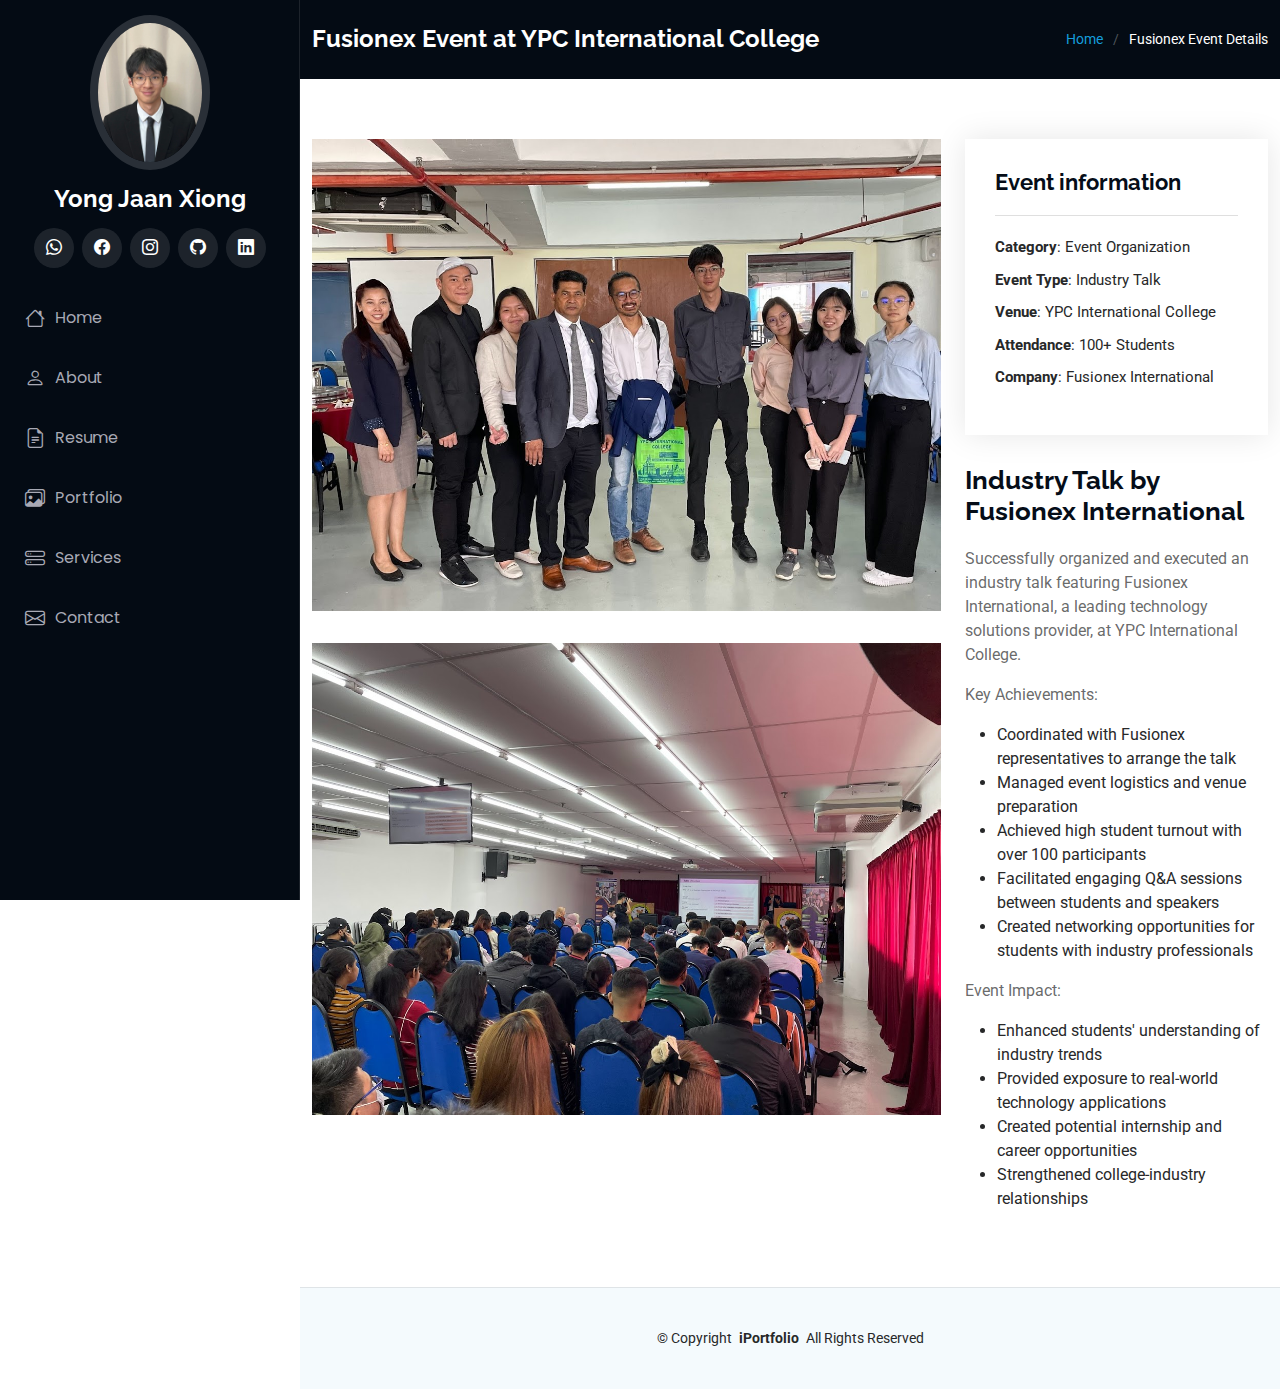
<file: fusionex-details.html>
<!DOCTYPE html>
<html lang="en">

<head>
  <meta charset="utf-8">
  <meta content="width=device-width, initial-scale=1.0" name="viewport">
  <title>Fusionex Event - Project Details</title>
  <meta content="" name="description">
  <meta content="" name="keywords">

  <!-- Google tag (gtag.js) -->
  <script async src="https://www.googletagmanager.com/gtag/js?id=G-T2BCH9P2MC"></script>
  <script>
    window.dataLayer = window.dataLayer || [];
    function gtag(){dataLayer.push(arguments);}
    gtag('js', new Date());

    gtag('config', 'G-T2BCH9P2MC');
  </script>

  <!-- Favicons -->
  <link href="assets/img/favicon.png" rel="icon">
  <link href="assets/img/apple-touch-icon.png" rel="apple-touch-icon">

  <!-- Fonts -->
  <link href="https://fonts.googleapis.com" rel="preconnect">
  <link href="https://fonts.gstatic.com" rel="preconnect" crossorigin>
  <link href="https://fonts.googleapis.com/css2?family=Roboto:ital,wght@0,100;0,300;0,400;0,500;0,700;0,900;1,100;1,300;1,400;1,500;1,700;1,900&family=Poppins:ital,wght@0,100;0,200;0,300;0,400;0,500;0,600;0,700;0,800;0,900;1,100;1,200;1,300;1,400;1,500;1,600;1,700;1,800;1,900&family=Raleway:ital,wght@0,100;0,200;0,300;0,400;0,500;0,600;0,700;0,800;0,900;1,100;1,200;1,300;1,400;1,500;1,600;1,700;1,800;1,900&display=swap" rel="stylesheet">

  <!-- Vendor CSS Files -->
  <link href="assets/vendor/bootstrap/css/bootstrap.min.css" rel="stylesheet">
  <link href="assets/vendor/bootstrap-icons/bootstrap-icons.css" rel="stylesheet">
  <link href="assets/vendor/aos/aos.css" rel="stylesheet">
  <link href="assets/vendor/glightbox/css/glightbox.min.css" rel="stylesheet">
  <link href="assets/vendor/swiper/swiper-bundle.min.css" rel="stylesheet">

  <!-- Main CSS File -->
  <link href="assets/css/main.css" rel="stylesheet">
</head>

<body class="portfolio-details-page">

  <header id="header" class="header dark-background d-flex flex-column">
    <i class="header-toggle d-xl-none bi bi-list"></i>

    <div class="profile-img">
      <img src="assets/img/eddie.jpg" alt="Yong Jaan Xiong" class="img-fluid rounded-circle">
    </div>

    <a href="index.html" class="logo d-flex align-items-center justify-content-center">
      <h1 class="sitename">Yong Jaan Xiong</h1>
    </a>

    <div class="social-links text-center">
      <a href="#" class="whatsapp"><i class="bi bi-whatsapp"></i></a>
      <a href="#" class="facebook"><i class="bi bi-facebook"></i></a>
      <a href="#" class="instagram"><i class="bi bi-instagram"></i></a>
      <a href="#" class="github"><i class="bi bi-github"></i></a>
      <a href="#" class="linkedin"><i class="bi bi-linkedin"></i></a>
    </div>

    <nav id="navmenu" class="navmenu">
      <ul>
        <li><a href="index.html#hero"><i class="bi bi-house navicon"></i>Home</a></li>
        <li><a href="index.html#about"><i class="bi bi-person navicon"></i> About</a></li>
        <li><a href="index.html#resume"><i class="bi bi-file-earmark-text navicon"></i> Resume</a></li>
        <li><a href="index.html#portfolio"><i class="bi bi-images navicon"></i> Portfolio</a></li>
        <li><a href="index.html#services"><i class="bi bi-hdd-stack navicon"></i> Services</a></li>
        <li><a href="index.html#contact"><i class="bi bi-envelope navicon"></i> Contact</a></li>
      </ul>
    </nav>
  </header>

  <main class="main">

    <!-- Page Title -->
    <div class="page-title dark-background">
      <div class="container d-lg-flex justify-content-between align-items-center">
        <h1 class="mb-2 mb-lg-0">Fusionex Event at YPC International College</h1>
        <nav class="breadcrumbs">
          <ol>
            <li><a href="index.html">Home</a></li>
            <li class="current">Fusionex Event Details</li>
          </ol>
        </nav>
      </div>
    </div>

    <!-- Portfolio Details Section -->
    <section id="portfolio-details" class="portfolio-details section">
      <div class="container" data-aos="fade-up" data-aos-delay="100">
        <div class="row gy-4">
          <div class="col-lg-8">
            <div class="portfolio-details-images">
              <div class="row g-3">
                <div class="col-12 mb-3">
                  <img src="assets/img/portfolio/fusionex1.jpg" alt="Fusionex Team Photo" class="img-fluid w-100" style="object-fit: cover;">
                </div>
                <div class="col-12">
                  <img src="assets/img/portfolio/fusionex2.jpg" alt="Fusionex Event Audience" class="img-fluid w-100" style="object-fit: cover;">
                </div>
              </div>
            </div>
          </div>

          <div class="col-lg-4">
            <div class="portfolio-info" data-aos="fade-up" data-aos-delay="200">
              <h3>Event information</h3>
              <ul>
                <li><strong>Category</strong>: Event Organization</li>
                <li><strong>Event Type</strong>: Industry Talk</li>
                <li><strong>Venue</strong>: YPC International College</li>
                <li><strong>Attendance</strong>: 100+ Students</li>
                <li><strong>Company</strong>: Fusionex International</li>
              </ul>
            </div>
            <div class="portfolio-description" data-aos="fade-up" data-aos-delay="300">
              <h2>Industry Talk by Fusionex International</h2>
              <p>
                Successfully organized and executed an industry talk featuring Fusionex International, a leading technology solutions provider, at YPC International College.
              </p>
              <p>
                Key Achievements:
              </p>
              <ul>
                <li>Coordinated with Fusionex representatives to arrange the talk</li>
                <li>Managed event logistics and venue preparation</li>
                <li>Achieved high student turnout with over 100 participants</li>
                <li>Facilitated engaging Q&A sessions between students and speakers</li>
                <li>Created networking opportunities for students with industry professionals</li>
              </ul>
              <p>
                Event Impact:
              </p>
              <ul>
                <li>Enhanced students' understanding of industry trends</li>
                <li>Provided exposure to real-world technology applications</li>
                <li>Created potential internship and career opportunities</li>
                <li>Strengthened college-industry relationships</li>
              </ul>
            </div>
          </div>
        </div>
      </div>
    </section>

  </main>

  <footer id="footer" class="footer position-relative light-background">
    <div class="container">
      <div class="copyright text-center">
        <p>© <span>Copyright</span> <strong class="px-1 sitename">iPortfolio</strong> <span>All Rights Reserved</span></p>
      </div>
    </div>
  </footer>

  <!-- Scroll Top -->
  <a href="#" id="scroll-top" class="scroll-top d-flex align-items-center justify-content-center"><i class="bi bi-arrow-up-short"></i></a>

  <!-- Preloader -->
  <div id="preloader"></div>

  <!-- Vendor JS Files -->
  <script src="assets/vendor/bootstrap/js/bootstrap.bundle.min.js"></script>
  <script src="assets/vendor/aos/aos.js"></script>
  <script src="assets/vendor/glightbox/js/glightbox.min.js"></script>
  <script src="assets/vendor/swiper/swiper-bundle.min.js"></script>

  <!-- Main JS File -->
  <script src="assets/js/main.js"></script>

</body>
</html>
</file>
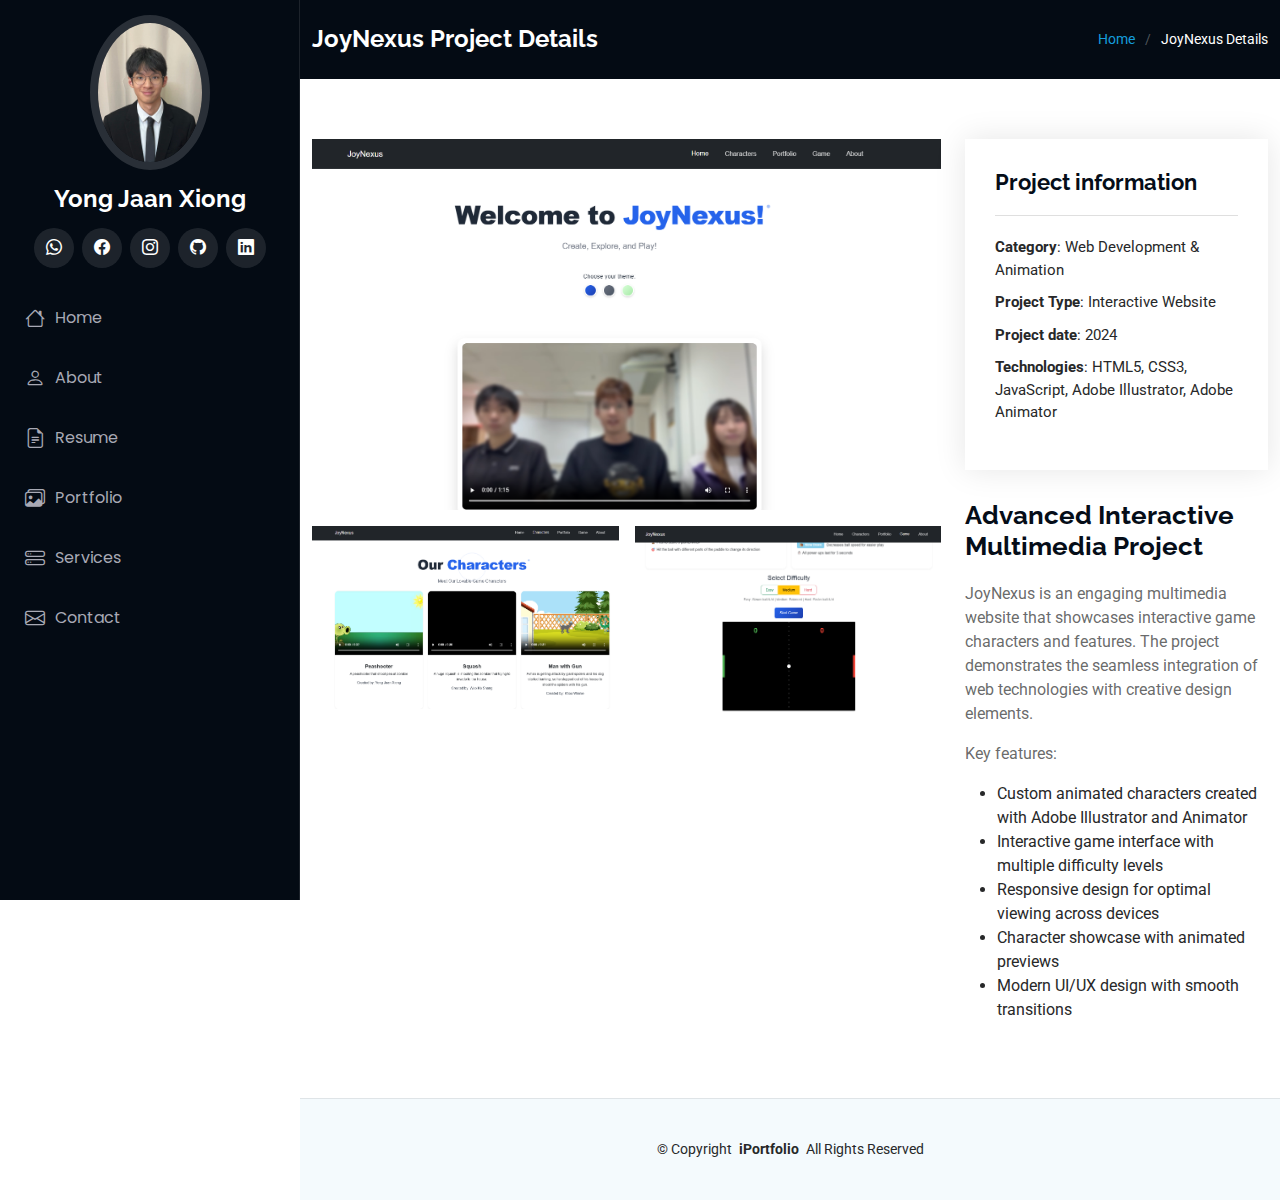
<file: joynexus-details.html>
<!DOCTYPE html>
<html lang="en">

<head>
  <meta charset="utf-8">
  <meta content="width=device-width, initial-scale=1.0" name="viewport">
  <title>JoyNexus Project Details - iPortfolio</title>
  <meta content="" name="description">
  <meta content="" name="keywords">

  <!-- Google tag (gtag.js) -->
  <script async src="https://www.googletagmanager.com/gtag/js?id=G-T2BCH9P2MC"></script>
  <script>
    window.dataLayer = window.dataLayer || [];
    function gtag(){dataLayer.push(arguments);}
    gtag('js', new Date());

    gtag('config', 'G-T2BCH9P2MC');
  </script>

  <!-- Favicons -->
  <link href="assets/img/favicon.png" rel="icon">
  <link href="assets/img/apple-touch-icon.png" rel="apple-touch-icon">

  <!-- Fonts -->
  <link href="https://fonts.googleapis.com" rel="preconnect">
  <link href="https://fonts.gstatic.com" rel="preconnect" crossorigin>
  <link href="https://fonts.googleapis.com/css2?family=Roboto:ital,wght@0,100;0,300;0,400;0,500;0,700;0,900;1,100;1,300;1,400;1,500;1,700;1,900&family=Poppins:ital,wght@0,100;0,200;0,300;0,400;0,500;0,600;0,700;0,800;0,900;1,100;1,200;1,300;1,400;1,500;1,600;1,700;1,800;1,900&family=Raleway:ital,wght@0,100;0,200;0,300;0,400;0,500;0,600;0,700;0,800;0,900;1,100;1,200;1,300;1,400;1,500;1,600;1,700;1,800;1,900&display=swap" rel="stylesheet">

  <!-- Vendor CSS Files -->
  <link href="assets/vendor/bootstrap/css/bootstrap.min.css" rel="stylesheet">
  <link href="assets/vendor/bootstrap-icons/bootstrap-icons.css" rel="stylesheet">
  <link href="assets/vendor/aos/aos.css" rel="stylesheet">
  <link href="assets/vendor/glightbox/css/glightbox.min.css" rel="stylesheet">
  <link href="assets/vendor/swiper/swiper-bundle.min.css" rel="stylesheet">

  <!-- Main CSS File -->
  <link href="assets/css/main.css" rel="stylesheet">
</head>

<body class="portfolio-details-page">

  <header id="header" class="header dark-background d-flex flex-column">
    <i class="header-toggle d-xl-none bi bi-list"></i>

    <div class="profile-img">
      <img src="assets/img/eddie.jpg" alt="Yong Jaan Xiong" class="img-fluid rounded-circle">
    </div>

    <a href="index.html" class="logo d-flex align-items-center justify-content-center">
      <h1 class="sitename">Yong Jaan Xiong</h1>
    </a>

    <div class="social-links text-center">
      <a href="#" class="whatsapp"><i class="bi bi-whatsapp"></i></a>
      <a href="#" class="facebook"><i class="bi bi-facebook"></i></a>
      <a href="#" class="instagram"><i class="bi bi-instagram"></i></a>
      <a href="#" class="github"><i class="bi bi-github"></i></a>
      <a href="#" class="linkedin"><i class="bi bi-linkedin"></i></a>
    </div>

    <nav id="navmenu" class="navmenu">
      <ul>
        <li><a href="index.html#hero"><i class="bi bi-house navicon"></i>Home</a></li>
        <li><a href="index.html#about"><i class="bi bi-person navicon"></i> About</a></li>
        <li><a href="index.html#resume"><i class="bi bi-file-earmark-text navicon"></i> Resume</a></li>
        <li><a href="index.html#portfolio"><i class="bi bi-images navicon"></i> Portfolio</a></li>
        <li><a href="index.html#services"><i class="bi bi-hdd-stack navicon"></i> Services</a></li>
        <li><a href="index.html#contact"><i class="bi bi-envelope navicon"></i> Contact</a></li>
      </ul>
    </nav>
  </header>

  <main class="main">

    <!-- Page Title -->
    <div class="page-title dark-background">
      <div class="container d-lg-flex justify-content-between align-items-center">
        <h1 class="mb-2 mb-lg-0">JoyNexus Project Details</h1>
        <nav class="breadcrumbs">
          <ol>
            <li><a href="index.html">Home</a></li>
            <li class="current">JoyNexus Details</li>
          </ol>
        </nav>
      </div>
    </div>

    <!-- Portfolio Details Section -->
    <section id="portfolio-details" class="portfolio-details section">
      <div class="container" data-aos="fade-up" data-aos-delay="100">
        <div class="row gy-4">
          <div class="col-lg-8">
            <div class="portfolio-details-images">
              <div class="row g-3">
                <div class="col-12">
                  <img src="assets/img/portfolio/nexus1.png" alt="JoyNexus Homepage" class="img-fluid w-100" style="object-fit: cover;">
                </div>
                <div class="col-md-6">
                  <img src="assets/img/portfolio/nexus2.png" alt="Character Showcase" class="img-fluid w-100" style="object-fit: cover;">
                </div>
                <div class="col-md-6">
                  <img src="assets/img/portfolio/nexus3.png" alt="Game Interface" class="img-fluid w-100" style="object-fit: cover;">
                </div>
              </div>
            </div>
          </div>

          <div class="col-lg-4">
            <div class="portfolio-info" data-aos="fade-up" data-aos-delay="200">
              <h3>Project information</h3>
              <ul>
                <li><strong>Category</strong>: Web Development & Animation</li>
                <li><strong>Project Type</strong>: Interactive Website</li>
                <li><strong>Project date</strong>: 2024</li>
                <li><strong>Technologies</strong>: HTML5, CSS3, JavaScript, Adobe Illustrator, Adobe Animator</li>
              </ul>
            </div>
            <div class="portfolio-description" data-aos="fade-up" data-aos-delay="300">
              <h2>Advanced Interactive Multimedia Project</h2>
              <p>
                JoyNexus is an engaging multimedia website that showcases interactive game characters and features. The project demonstrates the seamless integration of web technologies with creative design elements.
              </p>
              <p>
                Key features:
              </p>
              <ul>
                <li>Custom animated characters created with Adobe Illustrator and Animator</li>
                <li>Interactive game interface with multiple difficulty levels</li>
                <li>Responsive design for optimal viewing across devices</li>
                <li>Character showcase with animated previews</li>
                <li>Modern UI/UX design with smooth transitions</li>
              </ul>
            </div>
          </div>
        </div>
      </div>
    </section>

  </main>

  <footer id="footer" class="footer position-relative light-background">
    <div class="container">
      <div class="copyright text-center">
        <p>© <span>Copyright</span> <strong class="px-1 sitename">iPortfolio</strong> <span>All Rights Reserved</span></p>
      </div>
    </div>
  </footer>

  <!-- Scroll Top -->
  <a href="#" id="scroll-top" class="scroll-top d-flex align-items-center justify-content-center"><i class="bi bi-arrow-up-short"></i></a>

  <!-- Preloader -->
  <div id="preloader"></div>

  <!-- Vendor JS Files -->
  <script src="assets/vendor/bootstrap/js/bootstrap.bundle.min.js"></script>
  <script src="assets/vendor/aos/aos.js"></script>
  <script src="assets/vendor/glightbox/js/glightbox.min.js"></script>
  <script src="assets/vendor/swiper/swiper-bundle.min.js"></script>

  <!-- Main JS File -->
  <script src="assets/js/main.js"></script>

</body>
</html>
</file>
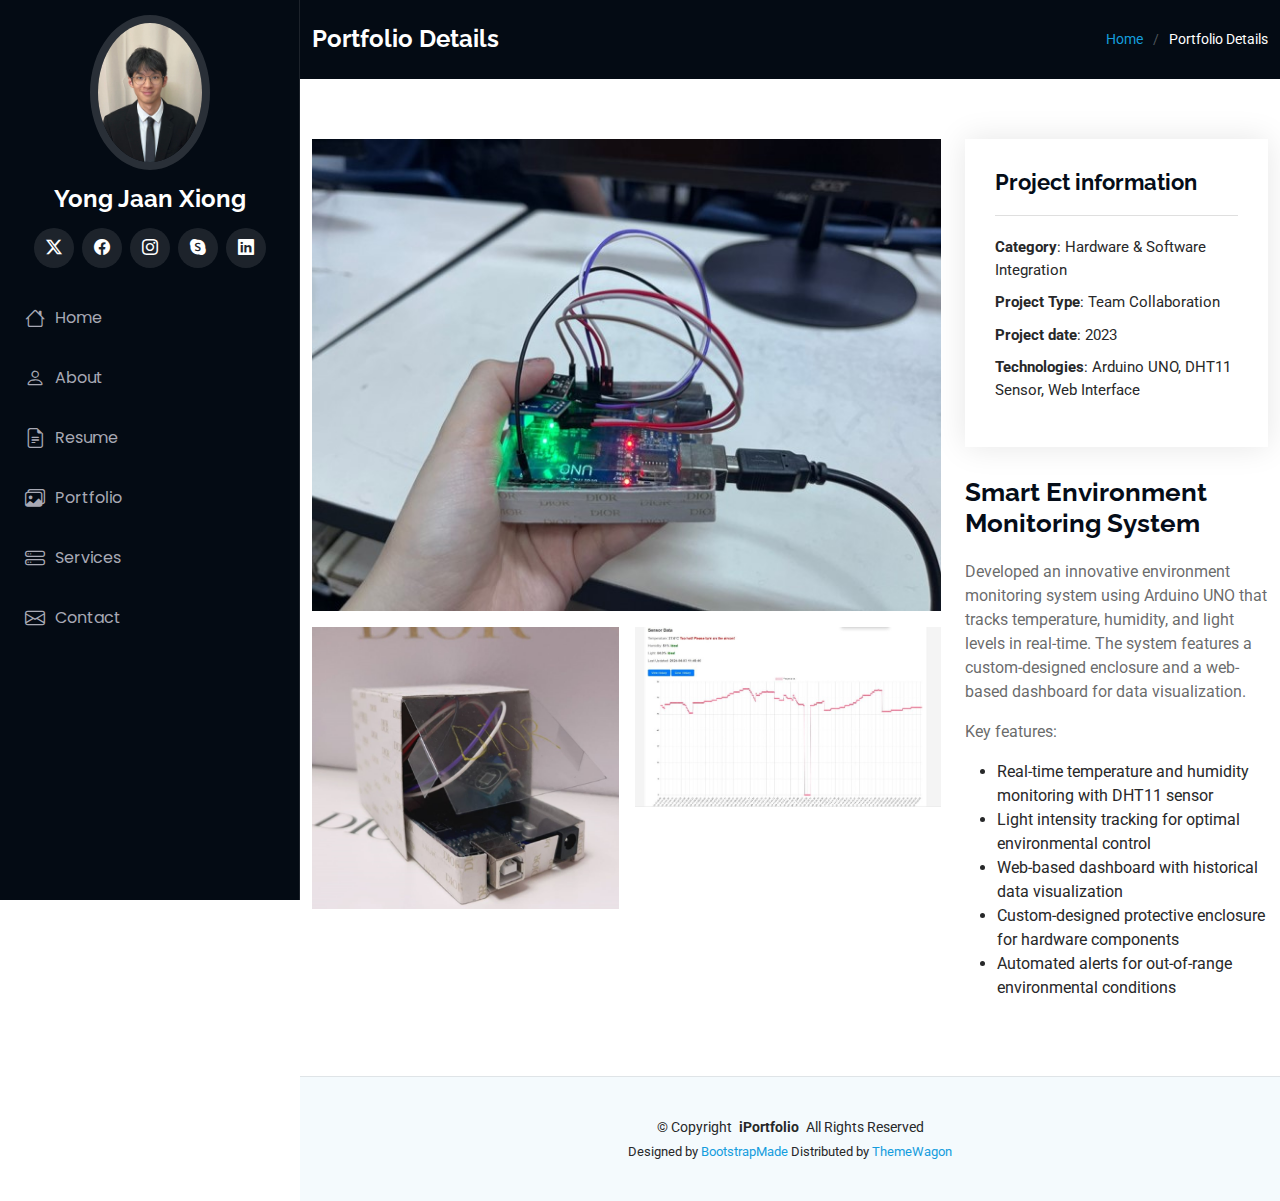
<file: portfolio-details.html>
<!DOCTYPE html>
<html lang="en">

<head>
  <meta charset="utf-8">
  <meta content="width=device-width, initial-scale=1.0" name="viewport">
  <title>Portfolio Details - iPortfolio Bootstrap Template</title>
  <meta content="" name="description">
  <meta content="" name="keywords">

  <!-- Google tag (gtag.js) -->
  <script async src="https://www.googletagmanager.com/gtag/js?id=G-T2BCH9P2MC"></script>
  <script>
    window.dataLayer = window.dataLayer || [];
    function gtag(){dataLayer.push(arguments);}
    gtag('js', new Date());

    gtag('config', 'G-T2BCH9P2MC');
  </script>

  <!-- Favicons -->
  <link href="assets/img/favicon.png" rel="icon">
  <link href="assets/img/apple-touch-icon.png" rel="apple-touch-icon">

  <!-- Fonts -->
  <link href="https://fonts.googleapis.com" rel="preconnect">
  <link href="https://fonts.gstatic.com" rel="preconnect" crossorigin>
  <link href="https://fonts.googleapis.com/css2?family=Roboto:ital,wght@0,100;0,300;0,400;0,500;0,700;0,900;1,100;1,300;1,400;1,500;1,700;1,900&family=Poppins:ital,wght@0,100;0,200;0,300;0,400;0,500;0,600;0,700;0,800;0,900;1,100;1,200;1,300;1,400;1,500;1,600;1,700;1,800;1,900&family=Raleway:ital,wght@0,100;0,200;0,300;0,400;0,500;0,600;0,700;0,800;0,900;1,100;1,200;1,300;1,400;1,500;1,600;1,700;1,800;1,900&display=swap" rel="stylesheet">

  <!-- Vendor CSS Files -->
  <link href="assets/vendor/bootstrap/css/bootstrap.min.css" rel="stylesheet">
  <link href="assets/vendor/bootstrap-icons/bootstrap-icons.css" rel="stylesheet">
  <link href="assets/vendor/aos/aos.css" rel="stylesheet">
  <link href="assets/vendor/glightbox/css/glightbox.min.css" rel="stylesheet">
  <link href="assets/vendor/swiper/swiper-bundle.min.css" rel="stylesheet">

  <!-- Main CSS File -->
  <link href="assets/css/main.css" rel="stylesheet">


</head>

<body class="portfolio-details-page">

  <header id="header" class="header dark-background d-flex flex-column">
    <i class="header-toggle d-xl-none bi bi-list"></i>

    <div class="profile-img">
      <img src="assets/img/eddie.jpg" alt="Yong Jaan Xiong" class="img-fluid rounded-circle">
    </div>

    <a href="index.html" class="logo d-flex align-items-center justify-content-center">
      <!-- Uncomment the line below if you also wish to use an image logo -->
      <!-- <img src="assets/img/logo.png" alt=""> -->
      <h1 class="sitename">Yong Jaan Xiong</h1>
    </a>

    <div class="social-links text-center">
      <a href="#" class="twitter"><i class="bi bi-twitter-x"></i></a>
      <a href="#" class="facebook"><i class="bi bi-facebook"></i></a>
      <a href="#" class="instagram"><i class="bi bi-instagram"></i></a>
      <a href="#" class="google-plus"><i class="bi bi-skype"></i></a>
      <a href="#" class="linkedin"><i class="bi bi-linkedin"></i></a>
    </div>

    <nav id="navmenu" class="navmenu">
      <ul>
        <li><a href="index.html#hero"><i class="bi bi-house navicon"></i>Home</a></li>
        <li><a href="index.html#about"><i class="bi bi-person navicon"></i> About</a></li>
        <li><a href="index.html#resume"><i class="bi bi-file-earmark-text navicon"></i> Resume</a></li>
        <li><a href="index.html#portfolio"><i class="bi bi-images navicon"></i> Portfolio</a></li>
        <li><a href="index.html#services"><i class="bi bi-hdd-stack navicon"></i> Services</a></li>
        <li><a href="index.html#contact"><i class="bi bi-envelope navicon"></i> Contact</a></li>
      </ul>
    </nav>

  </header>

  <main class="main">

    <!-- Page Title -->
    <div class="page-title dark-background">
      <div class="container d-lg-flex justify-content-between align-items-center">
        <h1 class="mb-2 mb-lg-0">Portfolio Details</h1>
        <nav class="breadcrumbs">
          <ol>
            <li><a href="index.html">Home</a></li>
            <li class="current">Portfolio Details</li>
          </ol>
        </nav>
      </div>
    </div><!-- End Page Title -->

    <!-- Portfolio Details Section -->
    <section id="portfolio-details" class="portfolio-details section">

      <div class="container" data-aos="fade-up" data-aos-delay="100">

        <div class="row gy-4">

          <div class="col-lg-8">
            <div class="portfolio-details-images">
              <div class="row g-3">
                <div class="col-12">
                  <img src="assets/img/portfolio/ard1.jpg" alt="Arduino Project Hardware" class="img-fluid w-100" style="object-fit: cover;">
                </div>
                <div class="col-md-6">
                  <img src="assets/img/portfolio/ard2.png" alt="Project Data Visualization" class="img-fluid w-100" style="object-fit: cover;">
                </div>
                <div class="col-md-6">
                  <img src="assets/img/portfolio/ard3.jpg" alt="Project Implementation" class="img-fluid w-100" style="object-fit: cover;">
                </div>
              </div>
            </div>
          </div>

          <div class="col-lg-4">
            <div class="portfolio-info" data-aos="fade-up" data-aos-delay="200">
              <h3>Project information</h3>
              <ul>
                <li><strong>Category</strong>: Hardware & Software Integration</li>
                <li><strong>Project Type</strong>: Team Collaboration</li>
                <li><strong>Project date</strong>: 2023</li>
                <li><strong>Technologies</strong>: Arduino UNO, DHT11 Sensor, Web Interface</li>
              </ul>
            </div>
            <div class="portfolio-description" data-aos="fade-up" data-aos-delay="300">
              <h2>Smart Environment Monitoring System</h2>
              <p>
                Developed an innovative environment monitoring system using Arduino UNO that tracks temperature, humidity, and light levels in real-time. The system features a custom-designed enclosure and a web-based dashboard for data visualization.
              </p>
              <p>
                Key features:
              </p>
              <ul>
                <li>Real-time temperature and humidity monitoring with DHT11 sensor</li>
                <li>Light intensity tracking for optimal environmental control</li>
                <li>Web-based dashboard with historical data visualization</li>
                <li>Custom-designed protective enclosure for hardware components</li>
                <li>Automated alerts for out-of-range environmental conditions</li>
              </ul>
            </div>
          </div>

        </div>

      </div>

    </section><!-- /Portfolio Details Section -->

  </main>

  <footer id="footer" class="footer position-relative light-background">

    <div class="container">
      <div class="copyright text-center ">
        <p>© <span>Copyright</span> <strong class="px-1 sitename">iPortfolio</strong> <span>All Rights Reserved</span></p>
      </div>
      <div class="credits">
        <!-- All the links in the footer should remain intact. -->
        <!-- You can delete the links only if you've purchased the pro version. -->
        <!-- Licensing information: https://bootstrapmade.com/license/ -->
        <!-- Purchase the pro version with working PHP/AJAX contact form: [buy-url] -->
        Designed by <a href="https://bootstrapmade.com/">BootstrapMade</a> Distributed by <a href="https://themewagon.com">ThemeWagon</a>
      </div>
    </div>

  </footer>

  <!-- Scroll Top -->
  <a href="#" id="scroll-top" class="scroll-top d-flex align-items-center justify-content-center"><i class="bi bi-arrow-up-short"></i></a>

  <!-- Preloader -->
  <div id="preloader"></div>

  <!-- Vendor JS Files -->
  <script src="assets/vendor/bootstrap/js/bootstrap.bundle.min.js"></script>
  <script src="assets/vendor/php-email-form/validate.js"></script>
  <script src="assets/vendor/aos/aos.js"></script>
  <script src="assets/vendor/typed.js/typed.umd.js"></script>
  <script src="assets/vendor/purecounter/purecounter_vanilla.js"></script>
  <script src="assets/vendor/waypoints/noframework.waypoints.js"></script>
  <script src="assets/vendor/glightbox/js/glightbox.min.js"></script>
  <script src="assets/vendor/imagesloaded/imagesloaded.pkgd.min.js"></script>
  <script src="assets/vendor/isotope-layout/isotope.pkgd.min.js"></script>
  <script src="assets/vendor/swiper/swiper-bundle.min.js"></script>

  <!-- Main JS File -->
  <script src="assets/js/main.js"></script>

</body>

</html>
</file>
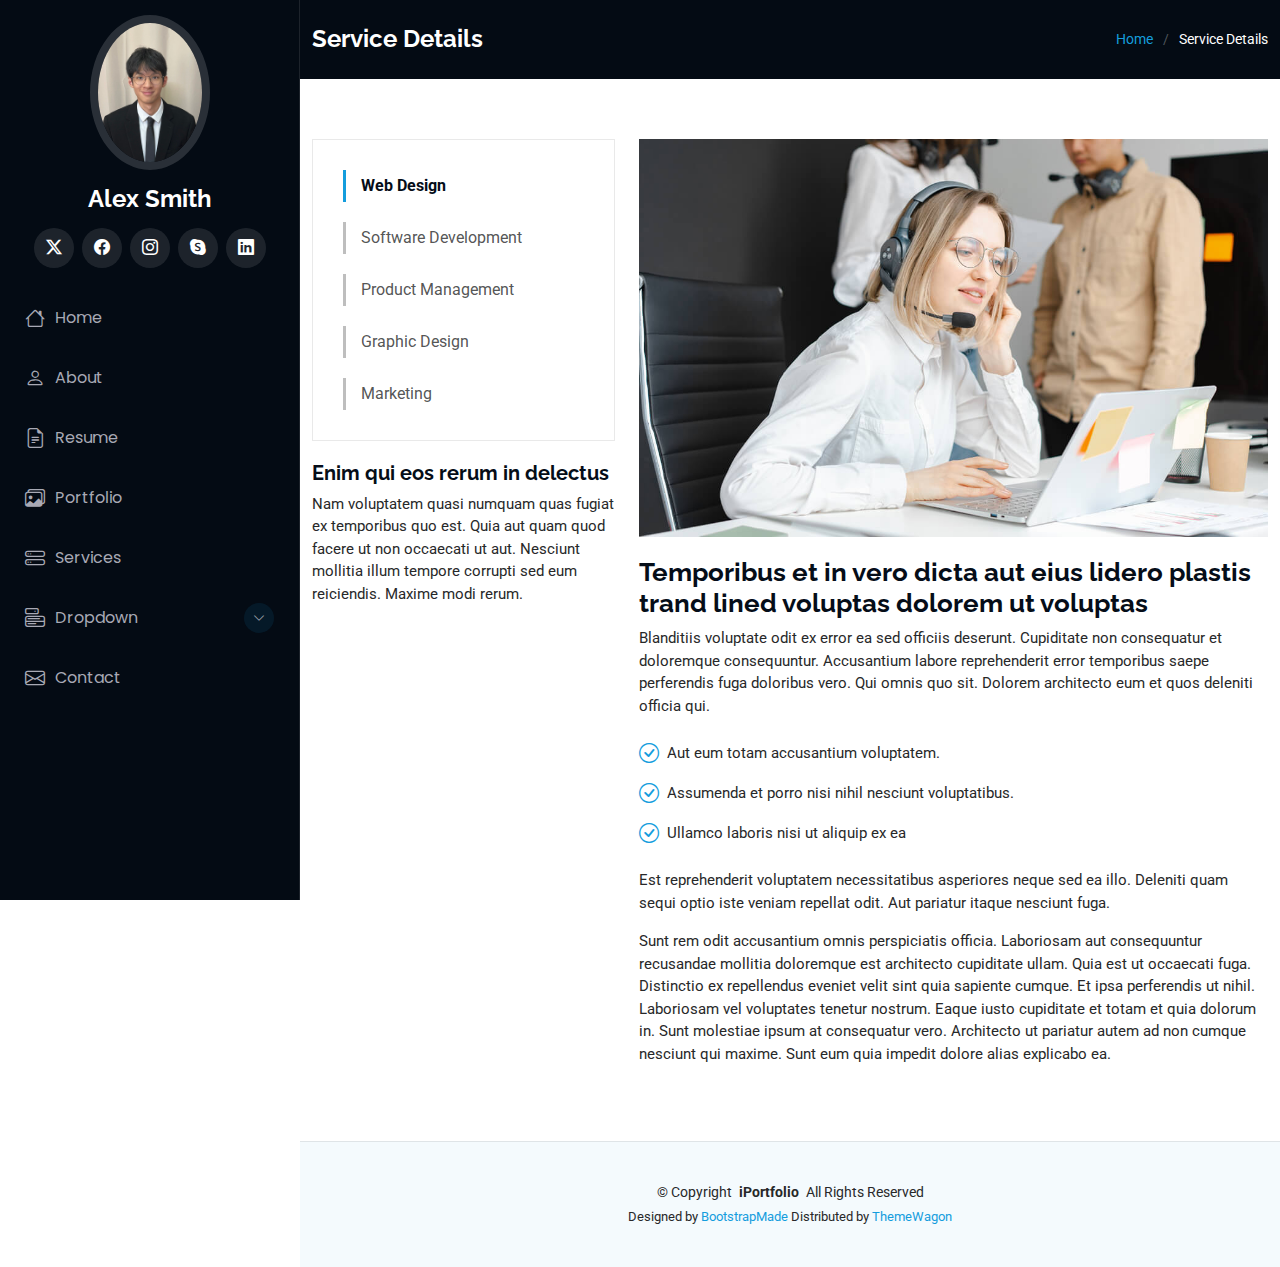
<file: service-details.html>
<!DOCTYPE html>
<html lang="en">

<head>
  <meta charset="utf-8">
  <meta content="width=device-width, initial-scale=1.0" name="viewport">
  <title>Service Details - iPortfolio Bootstrap Template</title>
  <meta content="" name="description">
  <meta content="" name="keywords">

  <!-- Google tag (gtag.js) -->
  <script async src="https://www.googletagmanager.com/gtag/js?id=G-T2BCH9P2MC"></script>
  <script>
    window.dataLayer = window.dataLayer || [];
    function gtag(){dataLayer.push(arguments);}
    gtag('js', new Date());

    gtag('config', 'G-T2BCH9P2MC');
  </script>

  <!-- Favicons -->
  <link href="assets/img/favicon.png" rel="icon">
  <link href="assets/img/apple-touch-icon.png" rel="apple-touch-icon">

  <!-- Fonts -->
  <link href="https://fonts.googleapis.com" rel="preconnect">
  <link href="https://fonts.gstatic.com" rel="preconnect" crossorigin>
  <link href="https://fonts.googleapis.com/css2?family=Roboto:ital,wght@0,100;0,300;0,400;0,500;0,700;0,900;1,100;1,300;1,400;1,500;1,700;1,900&family=Poppins:ital,wght@0,100;0,200;0,300;0,400;0,500;0,600;0,700;0,800;0,900;1,100;1,200;1,300;1,400;1,500;1,600;1,700;1,800;1,900&family=Raleway:ital,wght@0,100;0,200;0,300;0,400;0,500;0,600;0,700;0,800;0,900;1,100;1,200;1,300;1,400;1,500;1,600;1,700;1,800;1,900&display=swap" rel="stylesheet">

  <!-- Vendor CSS Files -->
  <link href="assets/vendor/bootstrap/css/bootstrap.min.css" rel="stylesheet">
  <link href="assets/vendor/bootstrap-icons/bootstrap-icons.css" rel="stylesheet">
  <link href="assets/vendor/aos/aos.css" rel="stylesheet">
  <link href="assets/vendor/glightbox/css/glightbox.min.css" rel="stylesheet">
  <link href="assets/vendor/swiper/swiper-bundle.min.css" rel="stylesheet">

  <!-- Main CSS File -->
  <link href="assets/css/main.css" rel="stylesheet">

  
</head>

<body class="service-details-page">

  <header id="header" class="header dark-background d-flex flex-column">
    <i class="header-toggle d-xl-none bi bi-list"></i>

    <div class="profile-img">
      <img src="assets/img/eddie.jpg" alt="Yong Jaan Xiong" class="img-fluid rounded-circle">
    </div>

    <a href="index.html" class="logo d-flex align-items-center justify-content-center">
      <!-- Uncomment the line below if you also wish to use an image logo -->
      <!-- <img src="assets/img/logo.png" alt=""> -->
      <h1 class="sitename">Alex Smith</h1>
    </a>

    <div class="social-links text-center">
      <a href="#" class="twitter"><i class="bi bi-twitter-x"></i></a>
      <a href="#" class="facebook"><i class="bi bi-facebook"></i></a>
      <a href="#" class="instagram"><i class="bi bi-instagram"></i></a>
      <a href="#" class="google-plus"><i class="bi bi-skype"></i></a>
      <a href="#" class="linkedin"><i class="bi bi-linkedin"></i></a>
    </div>

    <nav id="navmenu" class="navmenu">
      <ul>
        <li><a href="#hero"><i class="bi bi-house navicon"></i>Home</a></li>
        <li><a href="#about"><i class="bi bi-person navicon"></i> About</a></li>
        <li><a href="#resume"><i class="bi bi-file-earmark-text navicon"></i> Resume</a></li>
        <li><a href="#portfolio"><i class="bi bi-images navicon"></i> Portfolio</a></li>
        <li><a href="#services"><i class="bi bi-hdd-stack navicon"></i> Services</a></li>
        <li class="dropdown"><a href="#"><i class="bi bi-menu-button navicon"></i> <span>Dropdown</span> <i class="bi bi-chevron-down toggle-dropdown"></i></a>
          <ul>
            <li><a href="#">Dropdown 1</a></li>
            <li class="dropdown"><a href="#"><span>Deep Dropdown</span> <i class="bi bi-chevron-down toggle-dropdown"></i></a>
              <ul>
                <li><a href="#">Deep Dropdown 1</a></li>
                <li><a href="#">Deep Dropdown 2</a></li>
                <li><a href="#">Deep Dropdown 3</a></li>
                <li><a href="#">Deep Dropdown 4</a></li>
                <li><a href="#">Deep Dropdown 5</a></li>
              </ul>
            </li>
            <li><a href="#">Dropdown 2</a></li>
            <li><a href="#">Dropdown 3</a></li>
            <li><a href="#">Dropdown 4</a></li>
          </ul>
        </li>
        <li><a href="#contact"><i class="bi bi-envelope navicon"></i> Contact</a></li>
      </ul>
    </nav>

  </header>

  <main class="main">

    <!-- Page Title -->
    <div class="page-title dark-background">
      <div class="container d-lg-flex justify-content-between align-items-center">
        <h1 class="mb-2 mb-lg-0">Service Details</h1>
        <nav class="breadcrumbs">
          <ol>
            <li><a href="index.html">Home</a></li>
            <li class="current">Service Details</li>
          </ol>
        </nav>
      </div>
    </div><!-- End Page Title -->

    <!-- Service Details Section -->
    <section id="service-details" class="service-details section">

      <div class="container">

        <div class="row gy-4">

          <div class="col-lg-4" data-aos="fade-up" data-aos-delay="100">
            <div class="services-list">
              <a href="#" class="active">Web Design</a>
              <a href="#">Software Development</a>
              <a href="#">Product Management</a>
              <a href="#">Graphic Design</a>
              <a href="#">Marketing</a>
            </div>

            <h4>Enim qui eos rerum in delectus</h4>
            <p>Nam voluptatem quasi numquam quas fugiat ex temporibus quo est. Quia aut quam quod facere ut non occaecati ut aut. Nesciunt mollitia illum tempore corrupti sed eum reiciendis. Maxime modi rerum.</p>
          </div>

          <div class="col-lg-8" data-aos="fade-up" data-aos-delay="200">
            <img src="assets/img/services.jpg" alt="" class="img-fluid services-img">
            <h3>Temporibus et in vero dicta aut eius lidero plastis trand lined voluptas dolorem ut voluptas</h3>
            <p>
              Blanditiis voluptate odit ex error ea sed officiis deserunt. Cupiditate non consequatur et doloremque consequuntur. Accusantium labore reprehenderit error temporibus saepe perferendis fuga doloribus vero. Qui omnis quo sit. Dolorem architecto eum et quos deleniti officia qui.
            </p>
            <ul>
              <li><i class="bi bi-check-circle"></i> <span>Aut eum totam accusantium voluptatem.</span></li>
              <li><i class="bi bi-check-circle"></i> <span>Assumenda et porro nisi nihil nesciunt voluptatibus.</span></li>
              <li><i class="bi bi-check-circle"></i> <span>Ullamco laboris nisi ut aliquip ex ea</span></li>
            </ul>
            <p>
              Est reprehenderit voluptatem necessitatibus asperiores neque sed ea illo. Deleniti quam sequi optio iste veniam repellat odit. Aut pariatur itaque nesciunt fuga.
            </p>
            <p>
              Sunt rem odit accusantium omnis perspiciatis officia. Laboriosam aut consequuntur recusandae mollitia doloremque est architecto cupiditate ullam. Quia est ut occaecati fuga. Distinctio ex repellendus eveniet velit sint quia sapiente cumque. Et ipsa perferendis ut nihil. Laboriosam vel voluptates tenetur nostrum. Eaque iusto cupiditate et totam et quia dolorum in. Sunt molestiae ipsum at consequatur vero. Architecto ut pariatur autem ad non cumque nesciunt qui maxime. Sunt eum quia impedit dolore alias explicabo ea.
            </p>
          </div>

        </div>

      </div>

    </section><!-- /Service Details Section -->

  </main>

  <footer id="footer" class="footer position-relative light-background">

    <div class="container">
      <div class="copyright text-center ">
        <p>© <span>Copyright</span> <strong class="px-1 sitename">iPortfolio</strong> <span>All Rights Reserved</span></p>
      </div>
      <div class="credits">
        <!-- All the links in the footer should remain intact. -->
        <!-- You can delete the links only if you've purchased the pro version. -->
        <!-- Licensing information: https://bootstrapmade.com/license/ -->
        <!-- Purchase the pro version with working PHP/AJAX contact form: [buy-url] -->
        Designed by <a href="https://bootstrapmade.com/">BootstrapMade</a> Distributed by <a href="https://themewagon.com">ThemeWagon</a>
      </div>
    </div>

  </footer>

  <!-- Scroll Top -->
  <a href="#" id="scroll-top" class="scroll-top d-flex align-items-center justify-content-center"><i class="bi bi-arrow-up-short"></i></a>

  <!-- Preloader -->
  <div id="preloader"></div>

  <!-- Vendor JS Files -->
  <script src="assets/vendor/bootstrap/js/bootstrap.bundle.min.js"></script>
  <script src="assets/vendor/php-email-form/validate.js"></script>
  <script src="assets/vendor/aos/aos.js"></script>
  <script src="assets/vendor/typed.js/typed.umd.js"></script>
  <script src="assets/vendor/purecounter/purecounter_vanilla.js"></script>
  <script src="assets/vendor/waypoints/noframework.waypoints.js"></script>
  <script src="assets/vendor/glightbox/js/glightbox.min.js"></script>
  <script src="assets/vendor/imagesloaded/imagesloaded.pkgd.min.js"></script>
  <script src="assets/vendor/isotope-layout/isotope.pkgd.min.js"></script>
  <script src="assets/vendor/swiper/swiper-bundle.min.js"></script>

  <!-- Main JS File -->
  <script src="assets/js/main.js"></script>

</body>

</html>
</file>
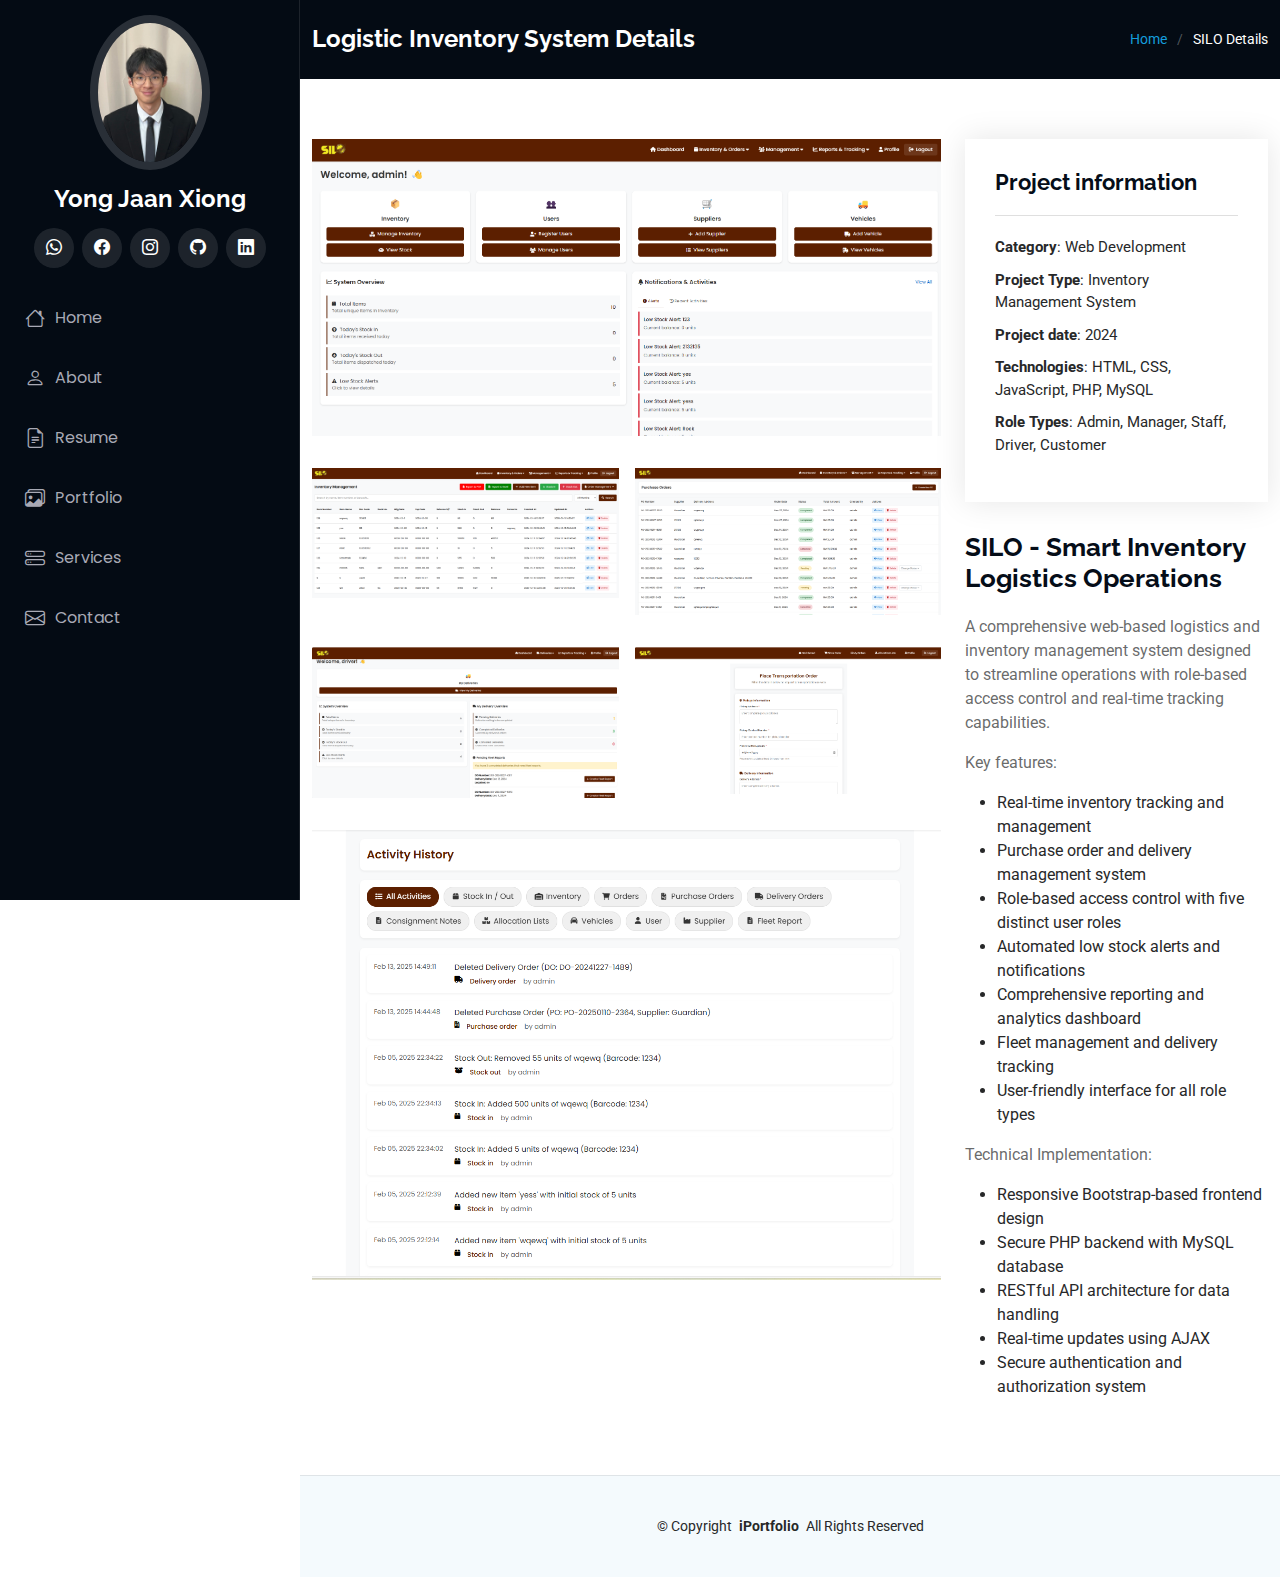
<file: silo-details.html>
<!DOCTYPE html>
<html lang="en">

<head>
  <meta charset="utf-8">
  <meta content="width=device-width, initial-scale=1.0" name="viewport">
  <title>Logistic Inventory System - Project Details</title>
  <meta content="" name="description">
  <meta content="" name="keywords">

  <!-- Google tag (gtag.js) -->
  <script async src="https://www.googletagmanager.com/gtag/js?id=G-T2BCH9P2MC"></script>
  <script>
    window.dataLayer = window.dataLayer || [];
    function gtag(){dataLayer.push(arguments);}
    gtag('js', new Date());

    gtag('config', 'G-T2BCH9P2MC');
  </script>

  <!-- Favicons -->
  <link href="assets/img/favicon.png" rel="icon">
  <link href="assets/img/apple-touch-icon.png" rel="apple-touch-icon">

  <!-- Fonts -->
  <link href="https://fonts.googleapis.com" rel="preconnect">
  <link href="https://fonts.gstatic.com" rel="preconnect" crossorigin>
  <link href="https://fonts.googleapis.com/css2?family=Roboto:ital,wght@0,100;0,300;0,400;0,500;0,700;0,900;1,100;1,300;1,400;1,500;1,700;1,900&family=Poppins:ital,wght@0,100;0,200;0,300;0,400;0,500;0,600;0,700;0,800;0,900;1,100;1,200;1,300;1,400;1,500;1,600;1,700;1,800;1,900&family=Raleway:ital,wght@0,100;0,200;0,300;0,400;0,500;0,600;0,700;0,800;0,900;1,100;1,200;1,300;1,400;1,500;1,600;1,700;1,800;1,900&display=swap" rel="stylesheet">

  <!-- Vendor CSS Files -->
  <link href="assets/vendor/bootstrap/css/bootstrap.min.css" rel="stylesheet">
  <link href="assets/vendor/bootstrap-icons/bootstrap-icons.css" rel="stylesheet">
  <link href="assets/vendor/aos/aos.css" rel="stylesheet">
  <link href="assets/vendor/glightbox/css/glightbox.min.css" rel="stylesheet">
  <link href="assets/vendor/swiper/swiper-bundle.min.css" rel="stylesheet">

  <!-- Main CSS File -->
  <link href="assets/css/main.css" rel="stylesheet">
</head>

<body class="portfolio-details-page">

  <header id="header" class="header dark-background d-flex flex-column">
    <i class="header-toggle d-xl-none bi bi-list"></i>

    <div class="profile-img">
      <img src="assets/img/eddie.jpg" alt="Yong Jaan Xiong" class="img-fluid rounded-circle">
    </div>

    <a href="index.html" class="logo d-flex align-items-center justify-content-center">
      <h1 class="sitename">Yong Jaan Xiong</h1>
    </a>

    <div class="social-links text-center">
      <a href="#" class="whatsapp"><i class="bi bi-whatsapp"></i></a>
      <a href="#" class="facebook"><i class="bi bi-facebook"></i></a>
      <a href="#" class="instagram"><i class="bi bi-instagram"></i></a>
      <a href="#" class="github"><i class="bi bi-github"></i></a>
      <a href="#" class="linkedin"><i class="bi bi-linkedin"></i></a>
    </div>

    <nav id="navmenu" class="navmenu">
      <ul>
        <li><a href="index.html#hero"><i class="bi bi-house navicon"></i>Home</a></li>
        <li><a href="index.html#about"><i class="bi bi-person navicon"></i> About</a></li>
        <li><a href="index.html#resume"><i class="bi bi-file-earmark-text navicon"></i> Resume</a></li>
        <li><a href="index.html#portfolio"><i class="bi bi-images navicon"></i> Portfolio</a></li>
        <li><a href="index.html#services"><i class="bi bi-hdd-stack navicon"></i> Services</a></li>
        <li><a href="index.html#contact"><i class="bi bi-envelope navicon"></i> Contact</a></li>
      </ul>
    </nav>
  </header>

  <main class="main">

    <!-- Page Title -->
    <div class="page-title dark-background">
      <div class="container d-lg-flex justify-content-between align-items-center">
        <h1 class="mb-2 mb-lg-0">Logistic Inventory System Details</h1>
        <nav class="breadcrumbs">
          <ol>
            <li><a href="index.html">Home</a></li>
            <li class="current">SILO Details</li>
          </ol>
        </nav>
      </div>
    </div>

    <!-- Portfolio Details Section -->
    <section id="portfolio-details" class="portfolio-details section">
      <div class="container" data-aos="fade-up" data-aos-delay="100">
        <div class="row gy-4">
          <div class="col-lg-8">
            <div class="portfolio-details-images">
              <div class="row g-3">
                <div class="col-12 mb-3">
                  <img src="assets/img/portfolio/silo1.png" alt="Dashboard Overview" class="img-fluid w-100" style="object-fit: cover;">
                </div>
                <div class="col-md-6 mb-3">
                  <img src="assets/img/portfolio/silo2.png" alt="Inventory Management" class="img-fluid w-100" style="object-fit: cover;">
                </div>
                <div class="col-md-6 mb-3">
                  <img src="assets/img/portfolio/silo3.png" alt="Purchase Orders" class="img-fluid w-100" style="object-fit: cover;">
                </div>
                <div class="col-md-6 mb-3">
                  <img src="assets/img/portfolio/silo4.png" alt="Driver Interface" class="img-fluid w-100" style="object-fit: cover;">
                </div>
                <div class="col-md-6 mb-3">
                  <img src="assets/img/portfolio/silo5.png" alt="Transportation Order Form" class="img-fluid w-100" style="object-fit: cover;">
                </div>
                <div class="col-12">
                  <img src="assets/img/portfolio/silo6.png" alt="Activity History" class="img-fluid w-100" style="object-fit: cover;">
                </div>
              </div>
            </div>
          </div>

          <div class="col-lg-4">
            <div class="portfolio-info" data-aos="fade-up" data-aos-delay="200">
              <h3>Project information</h3>
              <ul>
                <li><strong>Category</strong>: Web Development</li>
                <li><strong>Project Type</strong>: Inventory Management System</li>
                <li><strong>Project date</strong>: 2024</li>
                <li><strong>Technologies</strong>: HTML, CSS, JavaScript, PHP, MySQL</li>
                <li><strong>Role Types</strong>: Admin, Manager, Staff, Driver, Customer</li>
              </ul>
            </div>
            <div class="portfolio-description" data-aos="fade-up" data-aos-delay="300">
              <h2>SILO - Smart Inventory Logistics Operations</h2>
              <p>
                A comprehensive web-based logistics and inventory management system designed to streamline operations with role-based access control and real-time tracking capabilities.
              </p>
              <p>
                Key features:
              </p>
              <ul>
                <li>Real-time inventory tracking and management</li>
                <li>Purchase order and delivery management system</li>
                <li>Role-based access control with five distinct user roles</li>
                <li>Automated low stock alerts and notifications</li>
                <li>Comprehensive reporting and analytics dashboard</li>
                <li>Fleet management and delivery tracking</li>
                <li>User-friendly interface for all role types</li>
              </ul>
              <p>
                Technical Implementation:
              </p>
              <ul>
                <li>Responsive Bootstrap-based frontend design</li>
                <li>Secure PHP backend with MySQL database</li>
                <li>RESTful API architecture for data handling</li>
                <li>Real-time updates using AJAX</li>
                <li>Secure authentication and authorization system</li>
              </ul>
            </div>
          </div>
        </div>
      </div>
    </section>

  </main>

  <footer id="footer" class="footer position-relative light-background">
    <div class="container">
      <div class="copyright text-center">
        <p>© <span>Copyright</span> <strong class="px-1 sitename">iPortfolio</strong> <span>All Rights Reserved</span></p>
      </div>
    </div>
  </footer>

  <!-- Scroll Top -->
  <a href="#" id="scroll-top" class="scroll-top d-flex align-items-center justify-content-center"><i class="bi bi-arrow-up-short"></i></a>

  <!-- Preloader -->
  <div id="preloader"></div>

  <!-- Vendor JS Files -->
  <script src="assets/vendor/bootstrap/js/bootstrap.bundle.min.js"></script>
  <script src="assets/vendor/aos/aos.js"></script>
  <script src="assets/vendor/glightbox/js/glightbox.min.js"></script>
  <script src="assets/vendor/swiper/swiper-bundle.min.js"></script>

  <!-- Main JS File -->
  <script src="assets/js/main.js"></script>

</body>
</html>
</file>
<file: assets/css/main.css>
/* Fonts */
:root {
  --default-font: "Roboto",  system-ui, -apple-system, "Segoe UI", Roboto, "Helvetica Neue", Arial, "Noto Sans", "Liberation Sans", sans-serif, "Apple Color Emoji", "Segoe UI Emoji", "Segoe UI Symbol", "Noto Color Emoji";
  --heading-font: "Raleway",  sans-serif;
  --nav-font: "Poppins",  sans-serif;
}

/* Global Colors - The following color variables are used throughout the website. Updating them here will change the color scheme of the entire website */
:root { 
  --background-color: #ffffff; /* Background color for the entire website, including individual sections */
  --default-color: #272829; /* Default color used for the majority of the text content across the entire website */
  --heading-color: #050d18; /* Color for headings, subheadings and title throughout the website */
  --accent-color: #149ddd; /* Accent color that represents your brand on the website. It's used for buttons, links, and other elements that need to stand out */
  --surface-color: #ffffff; /* The surface color is used as a background of boxed elements within sections, such as cards, icon boxes, or other elements that require a visual separation from the global background. */
  --contrast-color: #ffffff; /* Contrast color for text, ensuring readability against backgrounds of accent, heading, or default colors. */
}

/* Nav Menu Colors - The following color variables are used specifically for the navigation menu. They are separate from the global colors to allow for more customization options */
:root {
  --nav-color: #a8a9b4;  /* The default color of the main navmenu links */
  --nav-hover-color: #ffffff; /* Applied to main navmenu links when they are hovered over or active */
  --nav-mobile-background-color: #040b14; /* Used as the background color for mobile navigation menu */
  --nav-dropdown-background-color: #040b14; /* Used as the background color for dropdown items that appear when hovering over primary navigation items */
  --nav-dropdown-color: #a8a9b4; /* Used for navigation links of the dropdown items in the navigation menu. */
  --nav-dropdown-hover-color: #ffffff; /* Similar to --nav-hover-color, this color is applied to dropdown navigation links when they are hovered over. */
}

/* Color Presets - These classes override global colors when applied to any section or element, providing reuse of the sam color scheme. */

.light-background {
  --background-color: #f4fafd;
  --surface-color: #ffffff;
}

.dark-background {
  --background-color: #040b14;
  --default-color: #ffffff;
  --heading-color: #ffffff;
  --surface-color: #151f2b;
  --contrast-color: #ffffff;
}

/* Smooth scroll */
:root {
  scroll-behavior: smooth;
}

/*--------------------------------------------------------------
# General Styling & Shared Classes
--------------------------------------------------------------*/
body {
  color: var(--default-color);
  background-color: var(--background-color);
  font-family: var(--default-font);
}

a {
  color: var(--accent-color);
  text-decoration: none;
  transition: 0.3s;
}

a:hover {
  color: color-mix(in srgb, var(--accent-color), transparent 25%);
  text-decoration: none;
}

h1,
h2,
h3,
h4,
h5,
h6 {
  color: var(--heading-color);
  font-family: var(--heading-font);
}

/* PHP Email Form Messages
------------------------------*/
.php-email-form .error-message {
  display: none;
  background: #df1529;
  color: #ffffff;
  text-align: left;
  padding: 15px;
  margin-bottom: 24px;
  font-weight: 600;
}

.php-email-form .sent-message {
  display: none;
  color: #ffffff;
  background: #059652;
  text-align: center;
  padding: 15px;
  margin-bottom: 24px;
  font-weight: 600;
}

.php-email-form .loading {
  display: none;
  background: var(--surface-color);
  text-align: center;
  padding: 15px;
  margin-bottom: 24px;
}

.php-email-form .loading:before {
  content: "";
  display: inline-block;
  border-radius: 50%;
  width: 24px;
  height: 24px;
  margin: 0 10px -6px 0;
  border: 3px solid var(--accent-color);
  border-top-color: var(--surface-color);
  animation: php-email-form-loading 1s linear infinite;
}

@keyframes php-email-form-loading {
  0% {
    transform: rotate(0deg);
  }

  100% {
    transform: rotate(360deg);
  }
}

/*--------------------------------------------------------------
# Global Header
--------------------------------------------------------------*/
.header {
  color: var(--default-color);
  background-color: var(--background-color);
  position: fixed;
  top: 0;
  left: 0;
  bottom: 0;
  padding: 0 15px;
  width: 300px;
  transition: all ease-in-out 0.3s;
  overflow-y: auto;
  z-index: 997;
  border-right: 1px solid color-mix(in srgb, var(--default-color), transparent 90%);
}

.header .profile-img img {
  margin: 15px auto;
  display: block;
  width: 120px;
  border: 8px solid color-mix(in srgb, var(--default-color), transparent 85%);
}

.header .logo {
  line-height: 1;
  margin-bottom: 15px;
}

.header .logo img {
  max-height: 32px;
  margin-right: 8px;
}

.header .logo h1 {
  font-size: 24px;
  margin: 0;
  font-weight: 700;
  color: var(--heading-color);
}

.header .social-links {
  margin: 0 0 20px 0;
}

.header .social-links a {
  font-size: 16px;
  display: inline-flex;
  align-items: center;
  justify-content: center;
  background: color-mix(in srgb, var(--default-color), transparent 90%);
  color: var(--default-color);
  margin: 0 2px;
  border-radius: 50%;
  text-align: center;
  width: 40px;
  height: 40px;
  transition: 0.3s;
}

.header .social-links a:hover {
  color: var(--contrast-color);
  background: var(--accent-color);
}

@media (min-width: 1200px) {

  .header~main,
  .header~#footer {
    margin-left: 300px;
  }
}

@media (max-width: 1199px) {
  .header {
    left: -100%;
  }
}

.header.header-show {
  left: 0;
}

.header .header-toggle {
  color: var(--contrast-color);
  background-color: var(--accent-color);
  font-size: 22px;
  display: flex;
  align-items: center;
  justify-content: center;
  width: 40px;
  height: 40px;
  border-radius: 50%;
  cursor: pointer;
  position: fixed;
  top: 15px;
  right: 15px;
  z-index: 9999;
  transition: background-color 0.3s;
}

.header .header-toggle:hover {
  color: var(--contrast-color);
  background-color: color-mix(in srgb, var(--accent-color) 90%, white 15%);
}

/*--------------------------------------------------------------
# Navigation Menu
--------------------------------------------------------------*/
.mobile-nav-toggle {
  display: none;
}

.navmenu {
  padding: 0;
  z-index: 9997;
}

.navmenu ul {
  list-style: none;
  padding: 0 0 20px 0;
  margin: 0;
}

.navmenu a,
.navmenu a:focus {
  color: var(--nav-color);
  padding: 15px 10px;
  font-family: var(--nav-font);
  font-size: 16px;
  font-weight: 400;
  display: flex;
  align-items: center;
  white-space: nowrap;
  transition: 0.3s;
  width: 100%;
}

.navmenu a .navicon,
.navmenu a:focus .navicon {
  font-size: 20px;
  margin-right: 10px;
}

.navmenu a .toggle-dropdown,
.navmenu a:focus .toggle-dropdown {
  font-size: 12px;
  line-height: 0;
  margin-left: auto;
  width: 30px;
  height: 30px;
  display: flex;
  align-items: center;
  justify-content: center;
  border-radius: 50%;
  transition: 0.3s;
  flex-shrink: 0;
  background-color: color-mix(in srgb, var(--accent-color), transparent 90%);
}

.navmenu a .toggle-dropdown:hover,
.navmenu a:focus .toggle-dropdown:hover {
  background-color: var(--accent-color);
  color: var(--contrast-color);
}

.navmenu a:hover,
.navmenu .active,
.navmenu .active:focus {
  color: var(--nav-hover-color);
}

.navmenu a:hover .navicon,
.navmenu .active .navicon,
.navmenu .active:focus .navicon {
  color: var(--accent-color);
}

.navmenu .active .toggle-dropdown,
.navmenu .active:focus .toggle-dropdown {
  background-color: var(--accent-color);
  color: var(--contrast-color);
  transform: rotate(180deg);
}

.navmenu .dropdown {
  display: block;
}

.navmenu .dropdown a,
.navmenu .dropdown a:focus {
  color: --nav-dropdown-color;
}

.navmenu .dropdown a:hover,
.navmenu .dropdown .active,
.navmenu .dropdown .active:focus {
  color: var(--nav-dropdown-hover-color);
}

.navmenu .dropdown ul {
  position: static;
  display: none;
  z-index: 99;
  padding: 5px 10px;
  margin: 5px 10px;
  background-color: var(--nav-dropdown-background-color);
  border: 1px solid color-mix(in srgb, var(--default-color), transparent 90%);
  box-shadow: none;
  transition: all 0.5s ease-in-out;
}

.navmenu .dropdown ul ul {
  background-color: rgba(33, 37, 41, 0.1);
}

.navmenu .dropdown>.dropdown-active {
  display: block;
  background-color: rgba(33, 37, 41, 0.03);
}

/*--------------------------------------------------------------
# Global Footer
--------------------------------------------------------------*/
.footer {
  color: var(--default-color);
  background-color: var(--background-color);
  font-size: 14px;
  padding: 40px 0;
  position: relative;
  border-top: 1px solid color-mix(in srgb, var(--default-color), transparent 90%);
}

.footer .copyright p {
  margin-bottom: 0;
}

.footer .credits {
  margin-top: 4px;
  font-size: 13px;
  text-align: center;
}

/*--------------------------------------------------------------
# Preloader
--------------------------------------------------------------*/
#preloader {
  position: fixed;
  inset: 0;
  z-index: 999999;
  overflow: hidden;
  background: var(--background-color);
  transition: all 0.6s ease-out;
}

#preloader:before {
  content: "";
  position: fixed;
  top: calc(50% - 30px);
  left: calc(50% - 30px);
  border: 6px solid #ffffff;
  border-color: var(--accent-color) transparent var(--accent-color) transparent;
  border-radius: 50%;
  width: 60px;
  height: 60px;
  animation: animate-preloader 1.5s linear infinite;
}

@keyframes animate-preloader {
  0% {
    transform: rotate(0deg);
  }

  100% {
    transform: rotate(360deg);
  }
}

/*--------------------------------------------------------------
# Scroll Top Button
--------------------------------------------------------------*/
.scroll-top {
  position: fixed;
  visibility: hidden;
  opacity: 0;
  right: 15px;
  bottom: -15px;
  z-index: 99999;
  background-color: var(--accent-color);
  width: 44px;
  height: 44px;
  border-radius: 50px;
  transition: all 0.4s;
}

.scroll-top i {
  font-size: 24px;
  color: var(--contrast-color);
  line-height: 0;
}

.scroll-top:hover {
  background-color: color-mix(in srgb, var(--accent-color), transparent 20%);
  color: var(--contrast-color);
}

.scroll-top.active {
  visibility: visible;
  opacity: 1;
  bottom: 15px;
}

/*--------------------------------------------------------------
# Disable aos animation delay on mobile devices
--------------------------------------------------------------*/
@media screen and (max-width: 768px) {
  [data-aos-delay] {
    transition-delay: 0 !important;
  }
}

/*--------------------------------------------------------------
# Global Page Titles & Breadcrumbs
--------------------------------------------------------------*/
.page-title {
  color: var(--default-color);
  background-color: var(--background-color);
  padding: 25px 0;
  position: relative;
}

.page-title h1 {
  font-size: 24px;
  font-weight: 700;
}

.page-title .breadcrumbs ol {
  display: flex;
  flex-wrap: wrap;
  list-style: none;
  padding: 0;
  margin: 0;
  font-size: 14px;
  font-weight: 400;
}

.page-title .breadcrumbs ol li+li {
  padding-left: 10px;
}

.page-title .breadcrumbs ol li+li::before {
  content: "/";
  display: inline-block;
  padding-right: 10px;
  color: color-mix(in srgb, var(--default-color), transparent 70%);
}

/*--------------------------------------------------------------
# Global Sections
--------------------------------------------------------------*/
section,
.section {
  color: var(--default-color);
  background-color: var(--background-color);
  padding: 60px 0;
  overflow: clip;
}

/*--------------------------------------------------------------
# Global Section Titles
--------------------------------------------------------------*/
.section-title {
  padding-bottom: 60px;
  position: relative;
}

.section-title h2 {
  font-size: 32px;
  font-weight: 700;
  margin-bottom: 20px;
  padding-bottom: 20px;
  position: relative;
}

.section-title h2:after {
  content: "";
  position: absolute;
  display: block;
  width: 50px;
  height: 3px;
  background: var(--accent-color);
  left: 0;
  bottom: 0;
}

.section-title p {
  margin-bottom: 0;
}

/*--------------------------------------------------------------
# Hero Section
--------------------------------------------------------------*/
.hero {
  width: 100%;
  min-height: 100vh;
  position: relative;
  padding: 80px 0;
  display: flex;
  align-items: center;
  justify-content: center;
}

.hero img {
  position: absolute;
  inset: 0;
  display: block;
  width: 100%;
  height: 100%;
  object-fit: cover;
  z-index: 1;
}

.hero:before {
  content: "";
  background: color-mix(in srgb, var(--background-color), transparent 30%);
  position: absolute;
  inset: 0;
  z-index: 2;
}

.hero .container {
  position: relative;
  z-index: 3;
}

.hero h2 {
  margin: 0;
  font-size: 64px;
  font-weight: 700;
}

.hero p {
  margin: 5px 0 0 0;
  font-size: 26px;
}

.hero p span {
  letter-spacing: 1px;
  border-bottom: 2px solid var(--accent-color);
}

.hero .social-links {
  margin-top: 25px;
}

.hero .social-links a {
  font-size: 24px;
  display: inline-block;
  color: color-mix(in srgb, var(--default-color), transparent 50%);
  line-height: 1;
  margin-right: 20px;
  transition: 0.3s;
}

.hero .social-links a:hover {
  color: var(--accent-color);
}

@media (max-width: 768px) {
  .hero h2 {
    font-size: 32px;
  }

  .hero p {
    font-size: 20px;
  }
}

/*--------------------------------------------------------------
# About Section
--------------------------------------------------------------*/
.about .content h2 {
  font-weight: 700;
  font-size: 24px;
}

.about .content ul {
  list-style: none;
  padding: 0;
}

.about .content ul li {
  margin-bottom: 20px;
  display: flex;
  align-items: center;
}

.about .content ul strong {
  margin-right: 10px;
}

.about .content ul i {
  font-size: 16px;
  margin-right: 5px;
  color: var(--accent-color);
  line-height: 0;
}

/*--------------------------------------------------------------
# Stats Section
--------------------------------------------------------------*/
.stats .stats-item {
  padding: 30px;
  width: 100%;
}

.stats .stats-item i {
  color: var(--accent-color);
  display: block;
  font-size: 44px;
  float: left;
  line-height: 0;
}

.stats .stats-item .purecounter {
  color: var(--heading-color);
  font-size: 48px;
  line-height: 40px;
  display: block;
  font-weight: 700;
  margin-left: 60px;
}

.stats .stats-item p {
  color: color-mix(in srgb, var(--default-color), transparent 40%);
  padding: 15px 0 0 0;
  margin: 0 0 0 60px;
  font-family: var(--heading-font);
  font-size: 14px;
}

/*--------------------------------------------------------------
# Skills Section
--------------------------------------------------------------*/
.skills .progress {
  height: 60px;
  display: block;
  background: none;
  border-radius: 0;
}

.skills .progress .skill {
  color: var(--heading-color);
  padding: 0;
  margin: 0 0 6px 0;
  text-transform: uppercase;
  display: block;
  font-weight: 600;
  font-family: var(--heading-font);
}

.skills .progress .skill .val {
  float: right;
  font-style: normal;
}

.skills .progress-bar-wrap {
  background: color-mix(in srgb, var(--default-color), transparent 90%);
  height: 10px;
}

.skills .progress-bar {
  width: 1px;
  height: 10px;
  transition: 0.9s;
  background-color: var(--accent-color);
}

/*--------------------------------------------------------------
# Resume Section
--------------------------------------------------------------*/
.resume .resume-title {
  color: var(--heading-color);
  font-size: 26px;
  font-weight: 700;
  margin-top: 20px;
  margin-bottom: 20px;
}

.resume .resume-item {
  padding: 0 0 20px 20px;
  margin-top: -2px;
  border-left: 2px solid var(--accent-color);
  position: relative;
}

.resume .resume-item h4 {
  line-height: 18px;
  font-size: 18px;
  font-weight: 600;
  text-transform: uppercase;
  color: color-mix(in srgb, var(--default-color), transparent 20%);
  margin-bottom: 10px;
}

.resume .resume-item h5 {
  font-size: 16px;
  padding: 5px 15px;
  display: inline-block;
  font-weight: 600;
  margin-bottom: 10px;
}

.resume .resume-item ul {
  padding-left: 20px;
}

.resume .resume-item ul li {
  padding-bottom: 10px;
}

.resume .resume-item:last-child {
  padding-bottom: 0;
}

.resume .resume-item::before {
  content: "";
  position: absolute;
  width: 16px;
  height: 16px;
  border-radius: 50px;
  left: -9px;
  top: 0;
  background: var(--background-color);
  border: 2px solid var(--accent-color);
}

/*--------------------------------------------------------------
# Portfolio Section
--------------------------------------------------------------*/
.portfolio .portfolio-filters {
  padding: 0;
  margin: 0 auto 20px auto;
  list-style: none;
  text-align: center;
}

.portfolio .portfolio-filters li {
  cursor: pointer;
  display: inline-block;
  padding: 0;
  font-size: 14px;
  font-weight: 400;
  margin: 0 10px;
  line-height: 1;
  text-transform: uppercase;
  margin-bottom: 10px;
  transition: all 0.3s ease-in-out;
}

.portfolio .portfolio-filters li:hover,
.portfolio .portfolio-filters li.filter-active {
  color: var(--accent-color);
}

.portfolio .portfolio-filters li:first-child {
  margin-left: 0;
}

.portfolio .portfolio-filters li:last-child {
  margin-right: 0;
}

@media (max-width: 575px) {
  .portfolio .portfolio-filters li {
    font-size: 14px;
    margin: 0 5px;
  }
}

.portfolio .portfolio-content {
  position: relative;
  overflow: hidden;
}

.portfolio .portfolio-content img {
  transition: 0.3s;
}

.portfolio .portfolio-content .portfolio-info {
  opacity: 0;
  position: absolute;
  inset: 0;
  z-index: 3;
  transition: all ease-in-out 0.3s;
  background: rgba(0, 0, 0, 0.6);
  padding: 15px;
}

.portfolio .portfolio-content .portfolio-info h4 {
  font-size: 14px;
  padding: 5px 10px;
  font-weight: 400;
  color: #ffffff;
  display: inline-block;
  background-color: var(--accent-color);
}

.portfolio .portfolio-content .portfolio-info p {
  position: absolute;
  bottom: 10px;
  text-align: center;
  display: inline-block;
  left: 0;
  right: 0;
  font-size: 16px;
  font-weight: 600;
  color: rgba(255, 255, 255, 0.8);
}

.portfolio .portfolio-content .portfolio-info .preview-link,
.portfolio .portfolio-content .portfolio-info .details-link {
  position: absolute;
  left: calc(50% - 40px);
  font-size: 26px;
  top: calc(50% - 14px);
  color: #fff;
  transition: 0.3s;
  line-height: 1.2;
}

.portfolio .portfolio-content .portfolio-info .preview-link:hover,
.portfolio .portfolio-content .portfolio-info .details-link:hover {
  color: var(--accent-color);
}

.portfolio .portfolio-content .portfolio-info .details-link {
  left: 50%;
  font-size: 34px;
  line-height: 0;
}

.portfolio .portfolio-content:hover .portfolio-info {
  opacity: 1;
}

.portfolio .portfolio-content:hover img {
  transform: scale(1.1);
}

/*--------------------------------------------------------------
# Services Section
--------------------------------------------------------------*/
.services .service-item {
  position: relative;
}

.services .service-item .icon {
  background: var(--accent-color);
  display: flex;
  align-items: center;
  justify-content: center;
  width: 54px;
  height: 54px;
  border-radius: 50%;
  transition: 0.5s;
  border: 1px solid var(--accent-color);
  margin-right: 20px;
}

.services .service-item .icon i {
  color: var(--contrast-color);
  font-size: 24px;
  line-height: 0;
}

.services .service-item:hover .icon {
  background: var(--surface-color);
}

.services .service-item:hover .icon i {
  color: var(--accent-color);
}

.services .service-item .title {
  font-weight: 700;
  margin-bottom: 15px;
  font-size: 18px;
}

.services .service-item .title a {
  color: var(--heading-color);
}

.services .service-item .title a:hover {
  color: var(--accent-color);
}

.services .service-item .description {
  line-height: 24px;
  font-size: 14px;
}

/*--------------------------------------------------------------
# Testimonials Section
--------------------------------------------------------------*/
.testimonials .testimonials-carousel,
.testimonials .testimonials-slider {
  overflow: hidden;
}

.testimonials .testimonial-item {
  box-sizing: content-box;
  text-align: center;
  min-height: 320px;
}

.testimonials .testimonial-item .testimonial-img {
  width: 90px;
  border-radius: 50%;
  margin: 0 auto;
}

.testimonials .testimonial-item h3 {
  font-size: 18px;
  font-weight: bold;
  margin: 10px 0 5px 0;
}

.testimonials .testimonial-item h4 {
  font-size: 14px;
  color: color-mix(in srgb, var(--default-color), transparent 20%);
  margin: 0;
}

.testimonials .testimonial-item .quote-icon-left,
.testimonials .testimonial-item .quote-icon-right {
  color: color-mix(in srgb, var(--accent-color), transparent 40%);
  font-size: 26px;
  line-height: 0;
}

.testimonials .testimonial-item .quote-icon-left {
  display: inline-block;
  left: -5px;
  position: relative;
}

.testimonials .testimonial-item .quote-icon-right {
  display: inline-block;
  right: -5px;
  position: relative;
  top: 10px;
  transform: scale(-1, -1);
}

.testimonials .testimonial-item p {
  font-style: italic;
  margin: 0 15px 15px 15px;
  padding: 20px;
  background-color: var(--surface-color);
  position: relative;
  margin-bottom: 35px;
  border-radius: 6px;
  box-shadow: 0px 2px 15px rgba(0, 0, 0, 0.1);
}

.testimonials .testimonial-item p::after {
  content: "";
  width: 0;
  height: 0;
  border-top: 20px solid var(--surface-color);
  border-right: 20px solid transparent;
  border-left: 20px solid transparent;
  position: absolute;
  bottom: -20px;
  left: calc(50% - 20px);
}

.testimonials .swiper-wrapper {
  height: auto;
}

.testimonials .swiper-pagination {
  margin-top: 40px;
  position: relative;
}

.testimonials .swiper-pagination .swiper-pagination-bullet {
  width: 12px;
  height: 12px;
  background-color: var(--background-color);
  opacity: 1;
  border: 1px solid var(--accent-color);
}

.testimonials .swiper-pagination .swiper-pagination-bullet-active {
  background-color: var(--accent-color);
}

/*--------------------------------------------------------------
# Contact Section
--------------------------------------------------------------*/
.contact .info-wrap {
  background-color: var(--surface-color);
  box-shadow: 0px 0px 20px rgba(0, 0, 0, 0.1);
  padding: 30px;
}

@media (max-width: 575px) {
  .contact .info-wrap {
    padding: 20px;
  }
}

.contact .info-item {
  margin-bottom: 40px;
}

.contact .info-item i {
  font-size: 20px;
  color: var(--accent-color);
  background: color-mix(in srgb, var(--accent-color), transparent 92%);
  width: 44px;
  height: 44px;
  display: flex;
  justify-content: center;
  align-items: center;
  border-radius: 50px;
  transition: all 0.3s ease-in-out;
  margin-right: 15px;
}

.contact .info-item h3 {
  padding: 0;
  font-size: 18px;
  font-weight: 700;
  margin-bottom: 5px;
}

.contact .info-item p {
  padding: 0;
  margin-bottom: 0;
  font-size: 14px;
}

.contact .info-item:hover i {
  background: var(--accent-color);
  color: var(--contrast-color);
}

.contact .php-email-form {
  background-color: var(--surface-color);
  height: 100%;
  padding: 30px;
  box-shadow: 0px 0px 20px rgba(0, 0, 0, 0.1);
}

@media (max-width: 575px) {
  .contact .php-email-form {
    padding: 20px;
  }
}

.contact .php-email-form input[type=text],
.contact .php-email-form input[type=email],
.contact .php-email-form textarea {
  font-size: 14px;
  padding: 10px 15px;
  box-shadow: none;
  border-radius: 0;
  color: var(--default-color);
  background-color: var(--surface-color);
  border-color: color-mix(in srgb, var(--default-color), transparent 80%);
}

.contact .php-email-form input[type=text]:focus,
.contact .php-email-form input[type=email]:focus,
.contact .php-email-form textarea:focus {
  border-color: var(--accent-color);
}

.contact .php-email-form input[type=text]::placeholder,
.contact .php-email-form input[type=email]::placeholder,
.contact .php-email-form textarea::placeholder {
  color: color-mix(in srgb, var(--default-color), transparent 70%);
}

.contact .php-email-form button[type=submit] {
  color: var(--contrast-color);
  background: var(--accent-color);
  border: 0;
  padding: 10px 30px;
  transition: 0.4s;
  border-radius: 50px;
}

.contact .php-email-form button[type=submit]:hover {
  background: color-mix(in srgb, var(--accent-color), transparent 25%);
}

/*--------------------------------------------------------------
# Portfolio Details Section
--------------------------------------------------------------*/
.portfolio-details .portfolio-details-slider img {
  width: 100%;
}

.portfolio-details .portfolio-details-slider .swiper-pagination {
  margin-top: 20px;
  position: relative;
}

.portfolio-details .portfolio-details-slider .swiper-pagination .swiper-pagination-bullet {
  width: 12px;
  height: 12px;
  background-color: color-mix(in srgb, var(--default-color), transparent 85%);
  opacity: 1;
}

.portfolio-details .portfolio-details-slider .swiper-pagination .swiper-pagination-bullet-active {
  background-color: var(--accent-color);
}

.portfolio-details .portfolio-info {
  padding: 30px;
  box-shadow: 0px 0 30px rgba(0, 0, 0, 0.1);
}

.portfolio-details .portfolio-info h3 {
  font-size: 22px;
  font-weight: 700;
  margin-bottom: 20px;
  padding-bottom: 20px;
  border-bottom: 1px solid color-mix(in srgb, var(--default-color), transparent 85%);
}

.portfolio-details .portfolio-info ul {
  list-style: none;
  padding: 0;
  font-size: 15px;
}

.portfolio-details .portfolio-info ul li+li {
  margin-top: 10px;
}

.portfolio-details .portfolio-description {
  padding-top: 30px;
}

.portfolio-details .portfolio-description h2 {
  font-size: 26px;
  font-weight: 700;
  margin-bottom: 20px;
}

.portfolio-details .portfolio-description p {
  padding: 0;
  color: color-mix(in srgb, var(--default-color), transparent 30%);
}

/*--------------------------------------------------------------
# Service Details Section
--------------------------------------------------------------*/
.service-details .services-list {
  padding: 10px 30px;
  border: 1px solid color-mix(in srgb, var(--default-color), transparent 90%);
  margin-bottom: 20px;
}

.service-details .services-list a {
  display: block;
  line-height: 1;
  padding: 8px 0 8px 15px;
  border-left: 3px solid color-mix(in srgb, var(--default-color), transparent 70%);
  margin: 20px 0;
  color: color-mix(in srgb, var(--default-color), transparent 20%);
  transition: 0.3s;
}

.service-details .services-list a.active {
  color: var(--heading-color);
  font-weight: 700;
  border-color: var(--accent-color);
}

.service-details .services-list a:hover {
  border-color: var(--accent-color);
}

.service-details .services-img {
  margin-bottom: 20px;
}

.service-details h3 {
  font-size: 26px;
  font-weight: 700;
}

.service-details h4 {
  font-size: 20px;
  font-weight: 700;
}

.service-details p {
  font-size: 15px;
}

.service-details ul {
  list-style: none;
  padding: 0;
  font-size: 15px;
}

.service-details ul li {
  padding: 5px 0;
  display: flex;
  align-items: center;
}

.service-details ul i {
  font-size: 20px;
  margin-right: 8px;
  color: var(--accent-color);
}

/*--------------------------------------------------------------
# Starter Section Section
--------------------------------------------------------------*/
</file>
